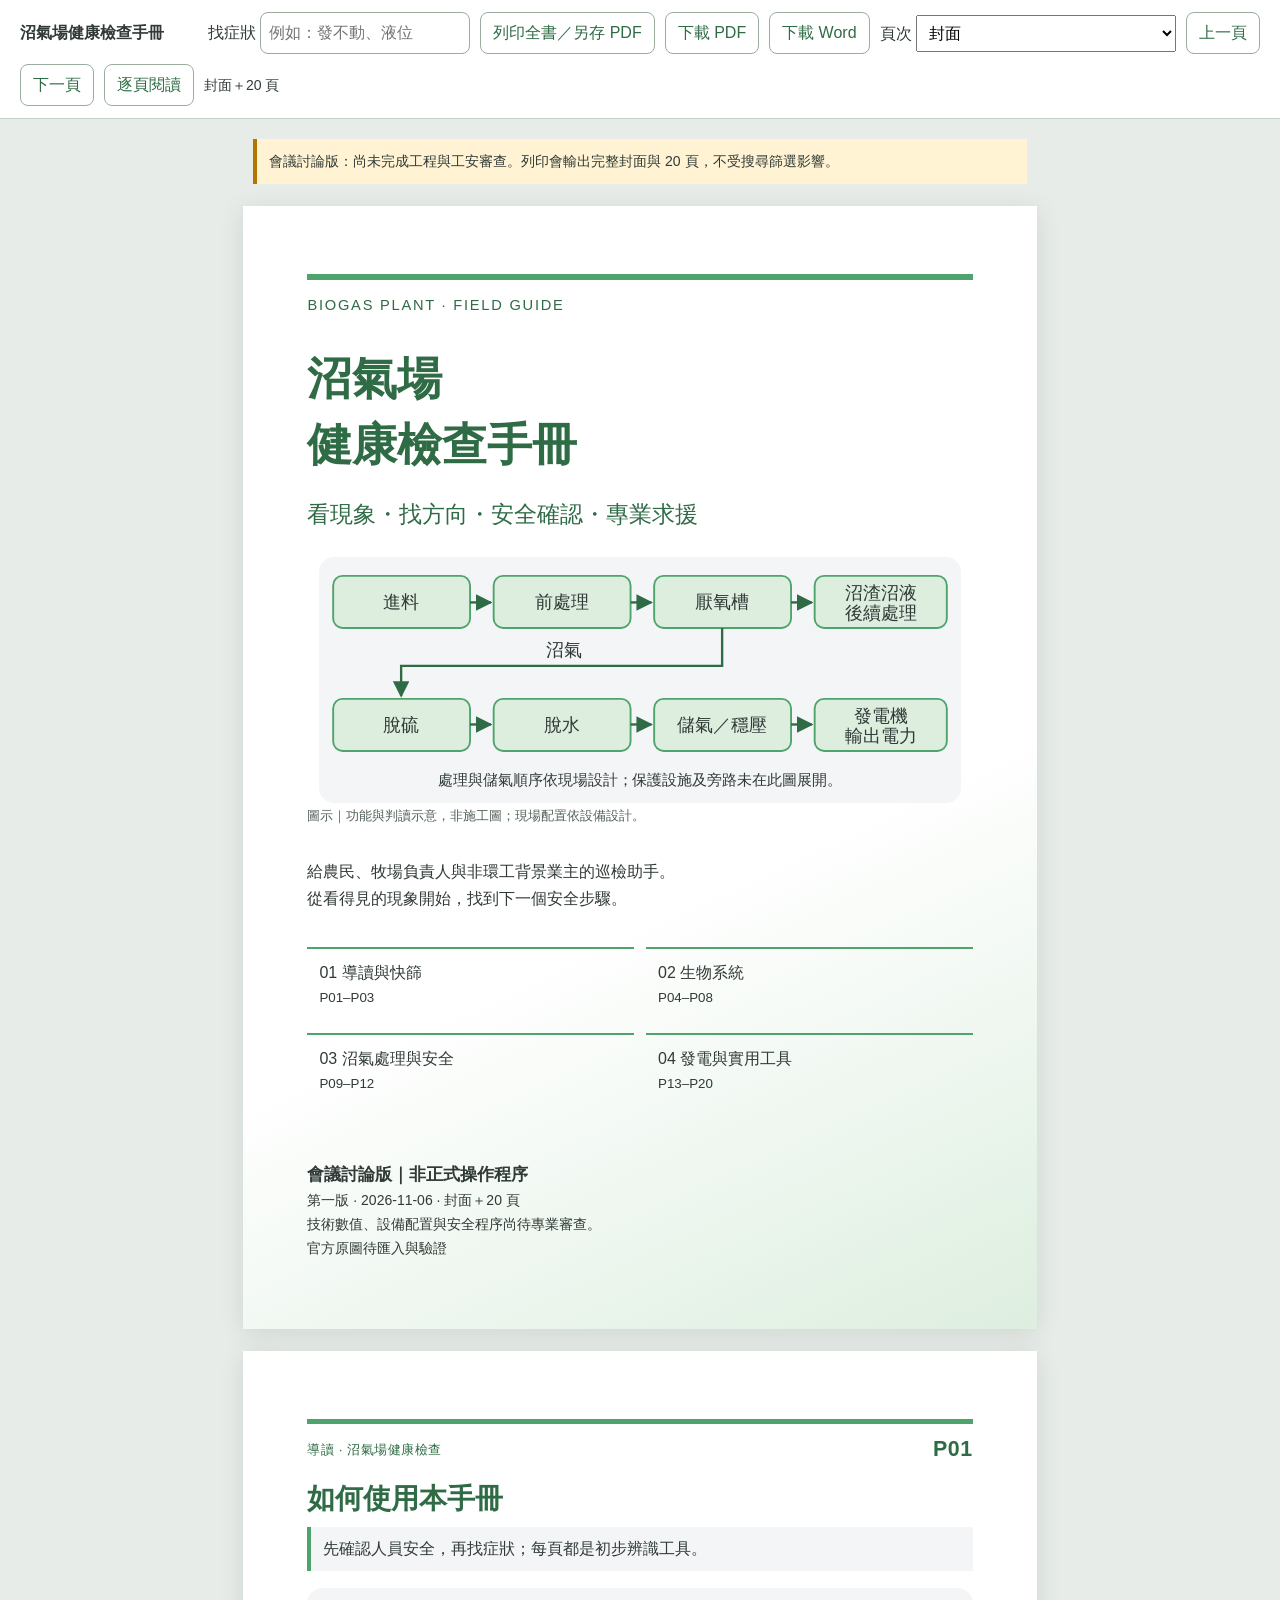
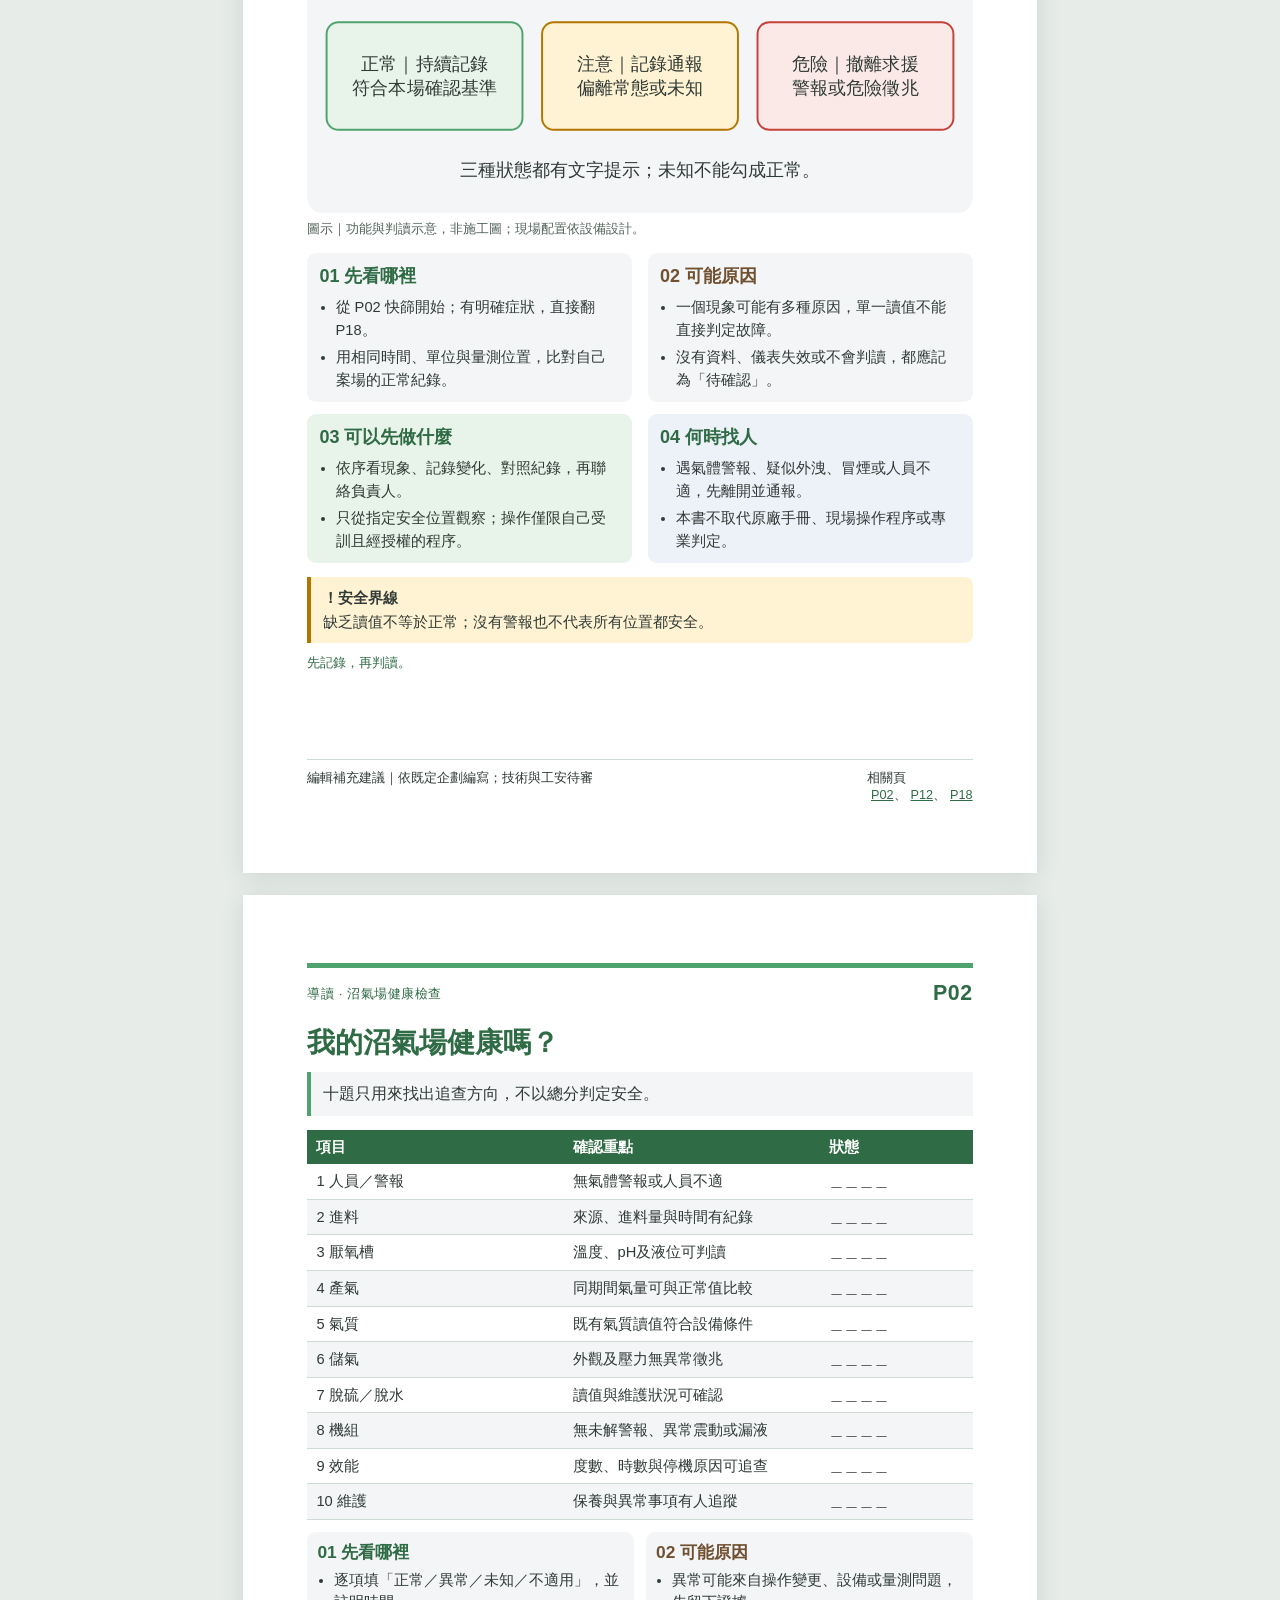
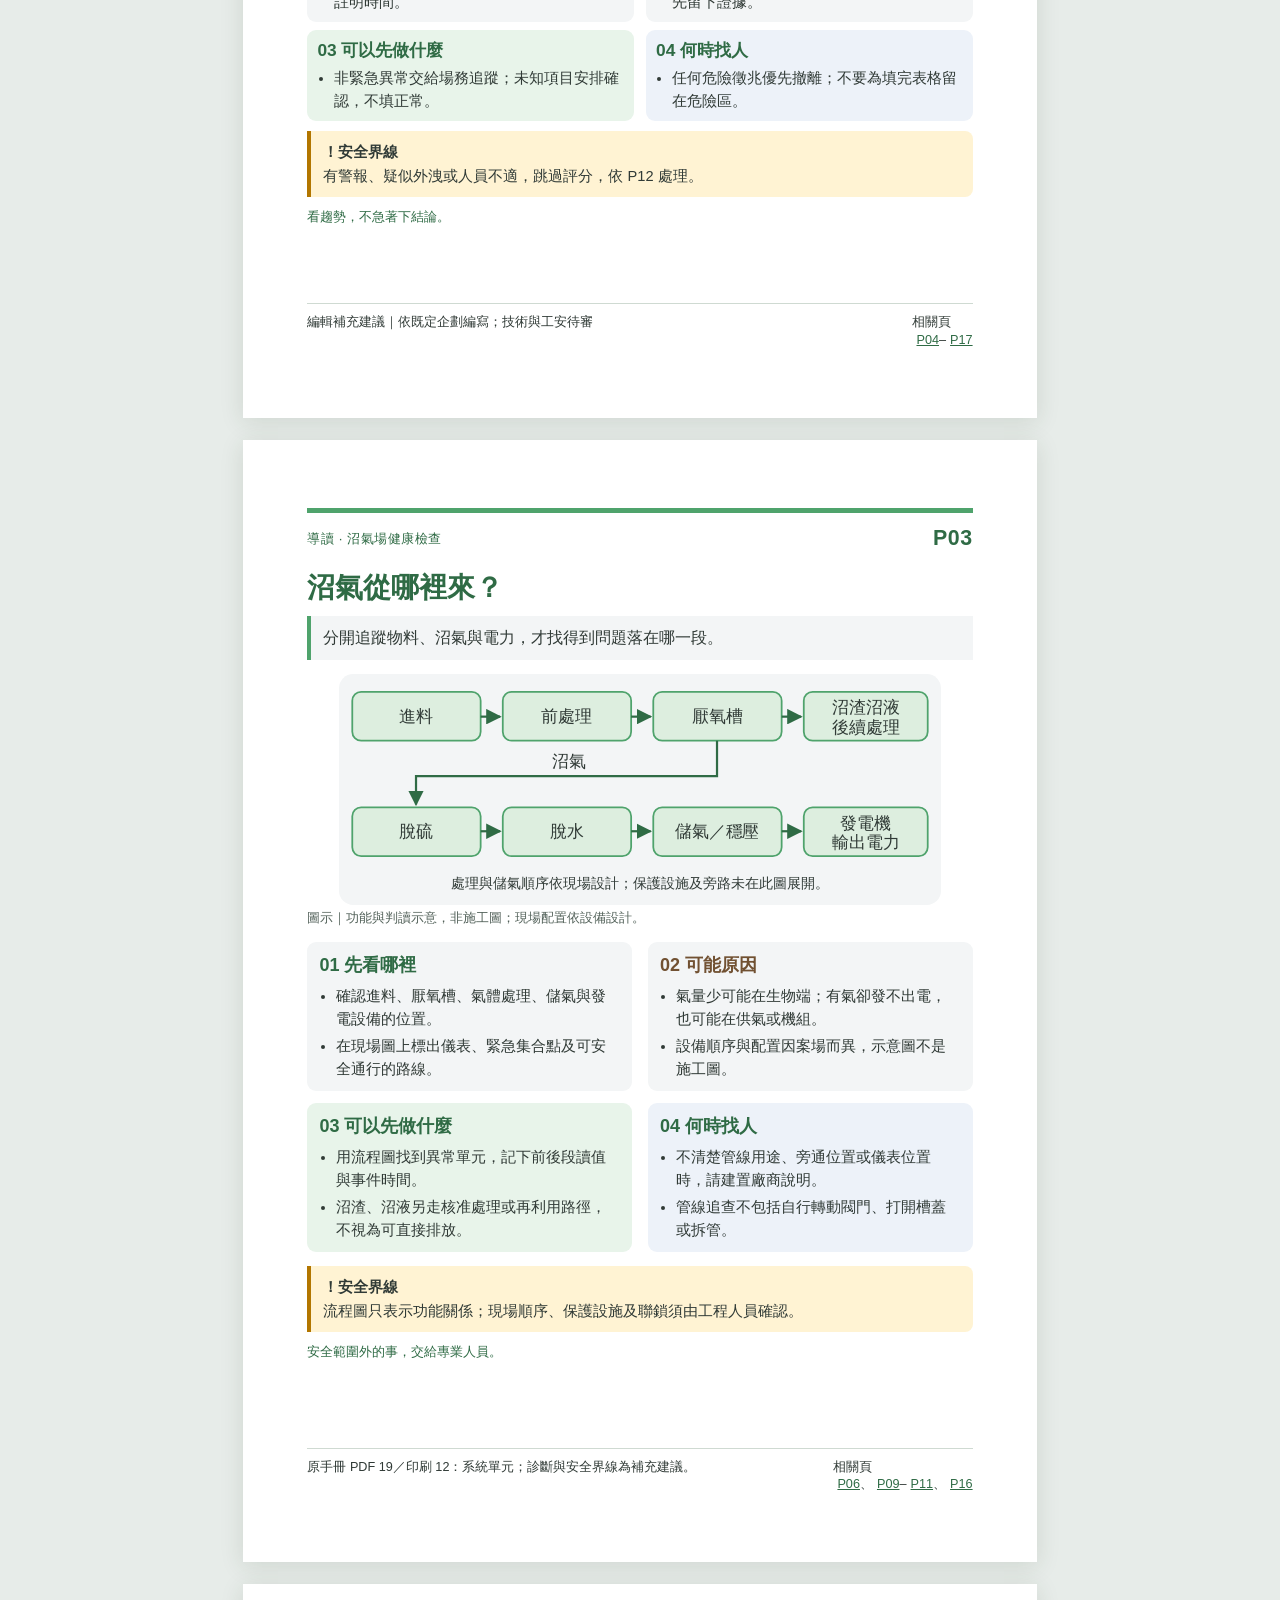
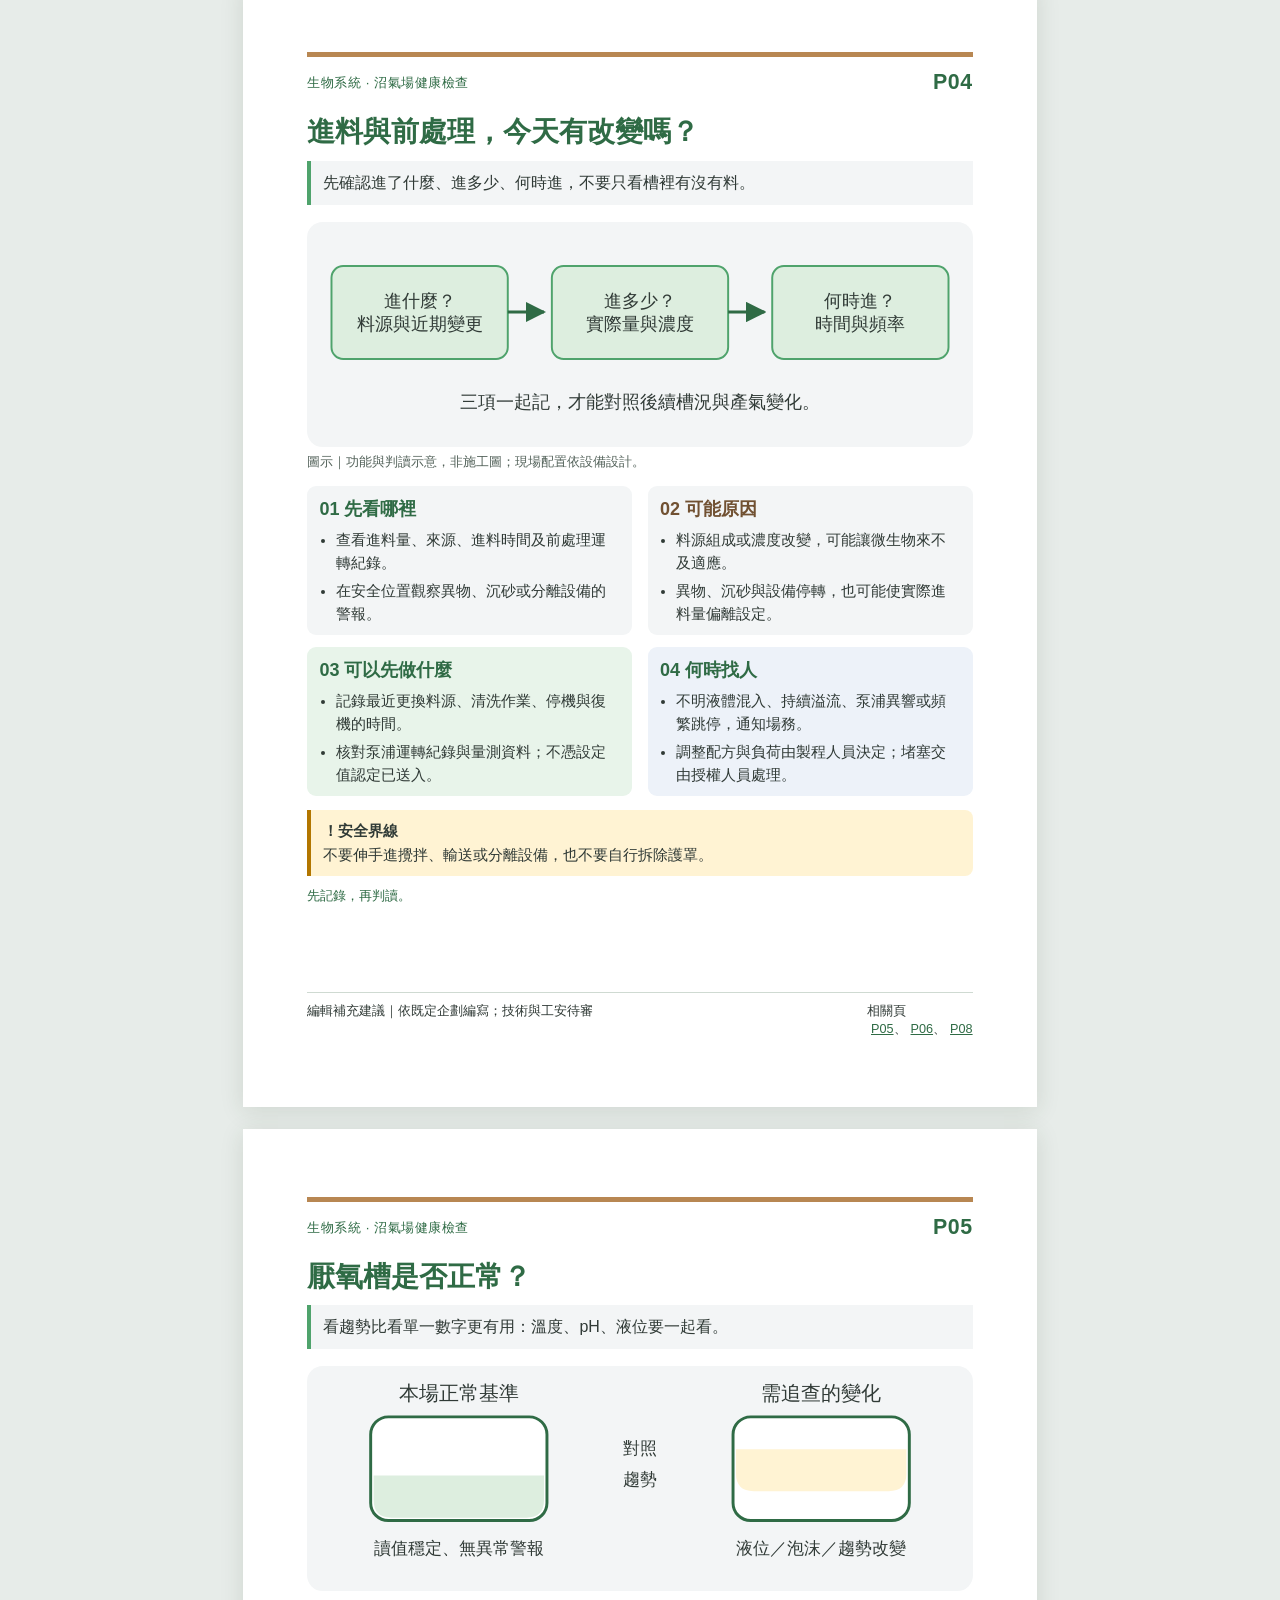
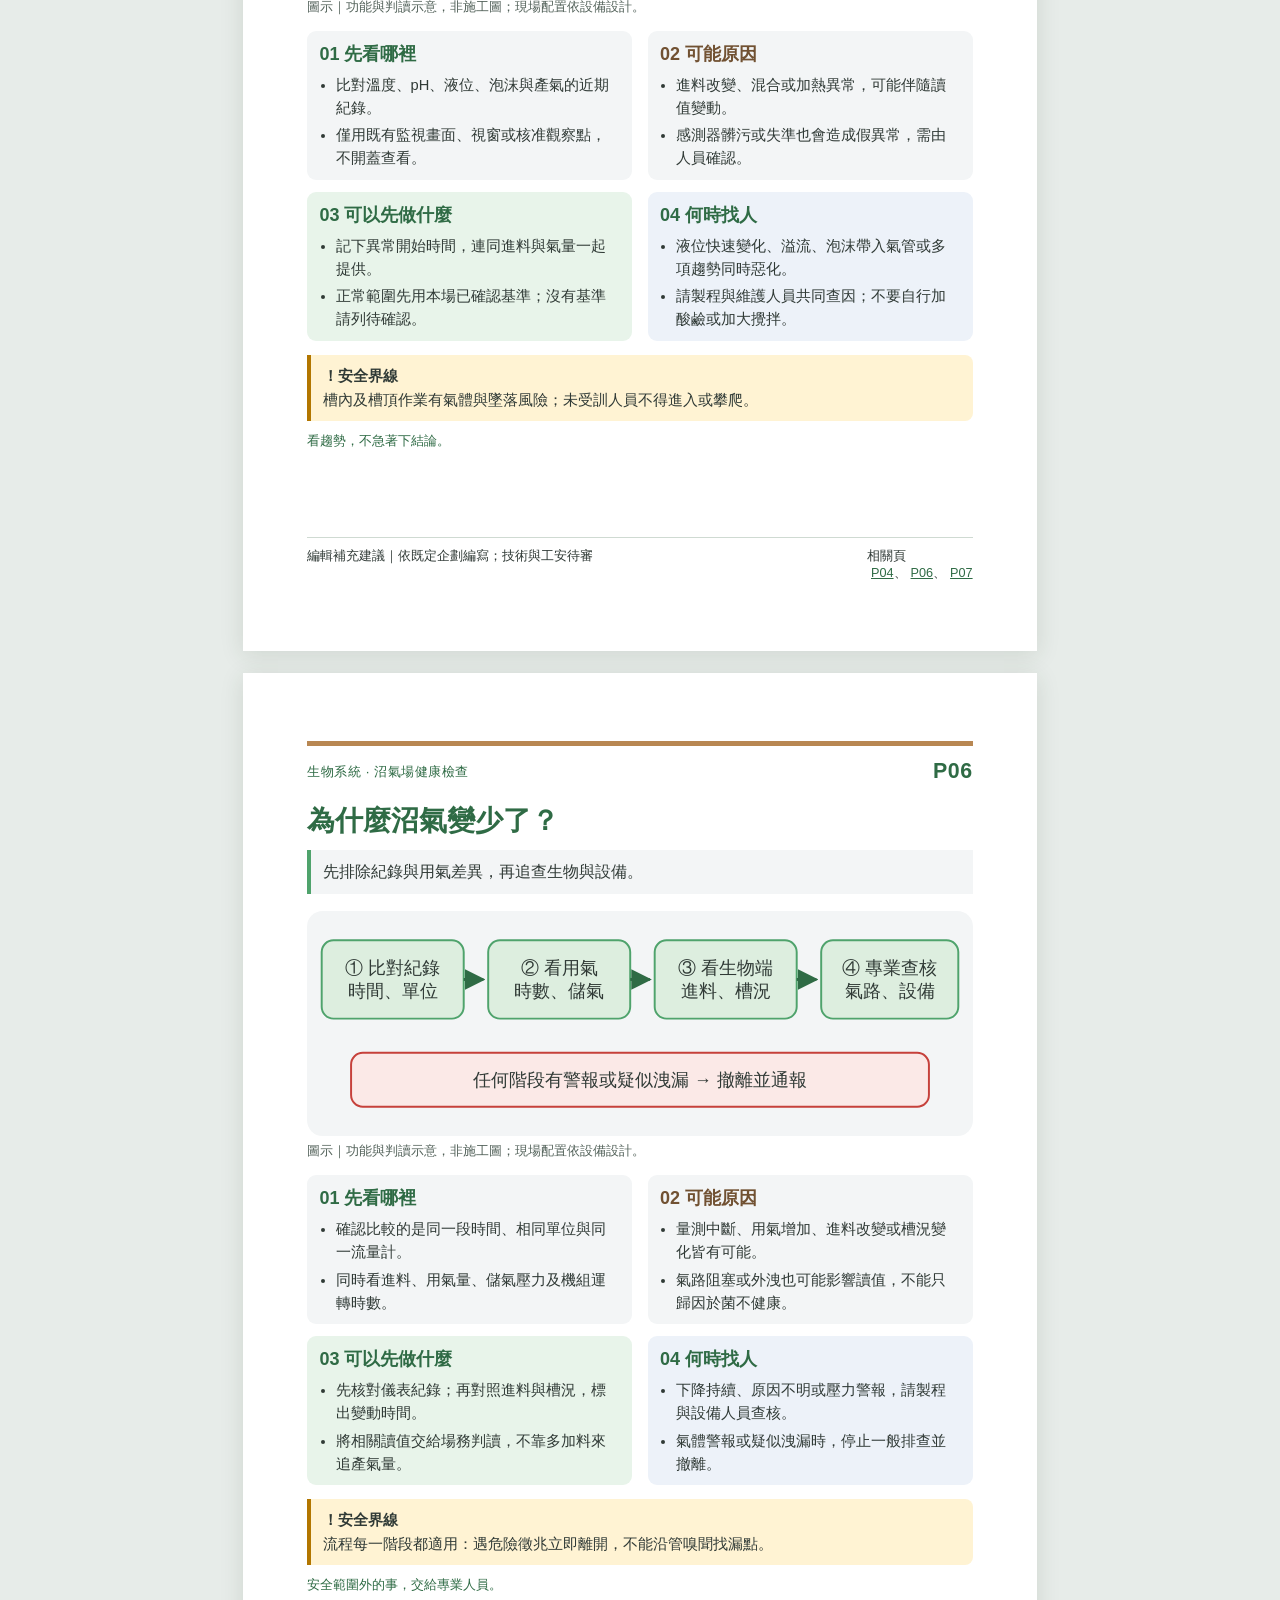
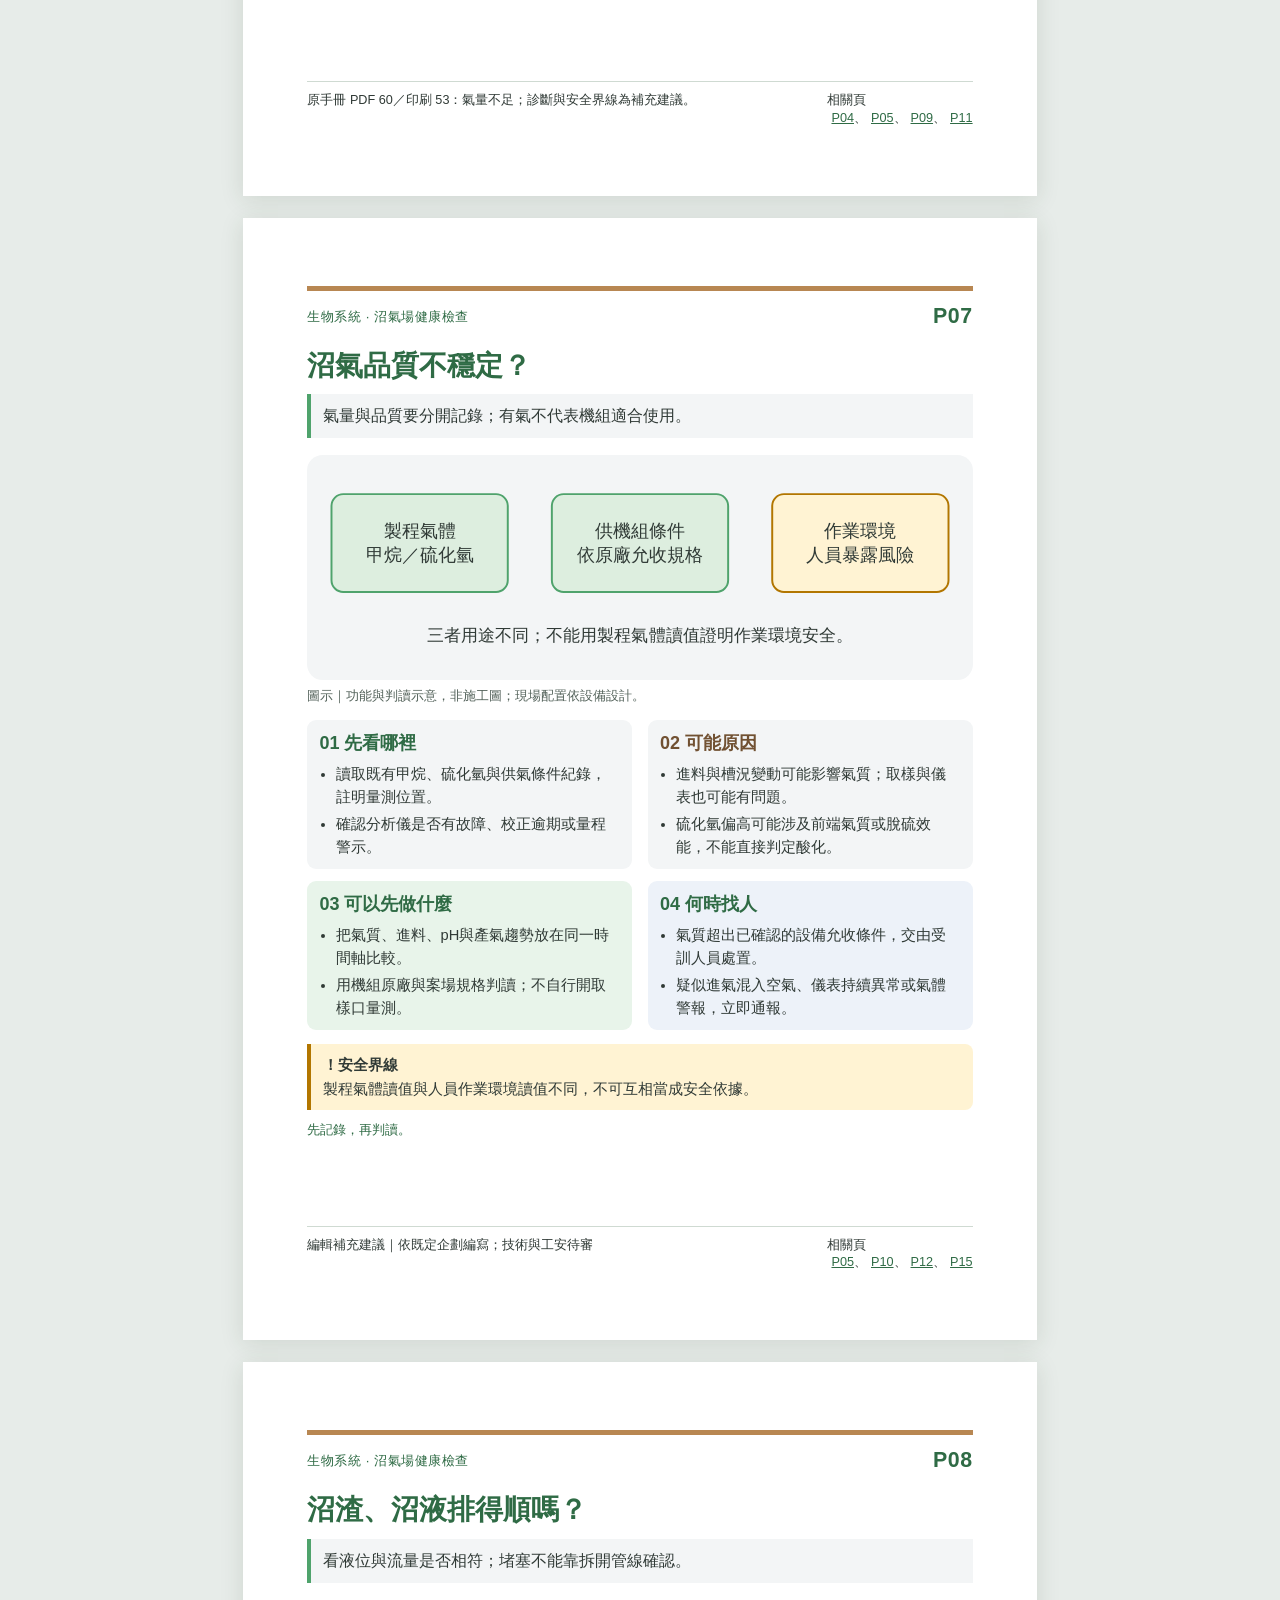
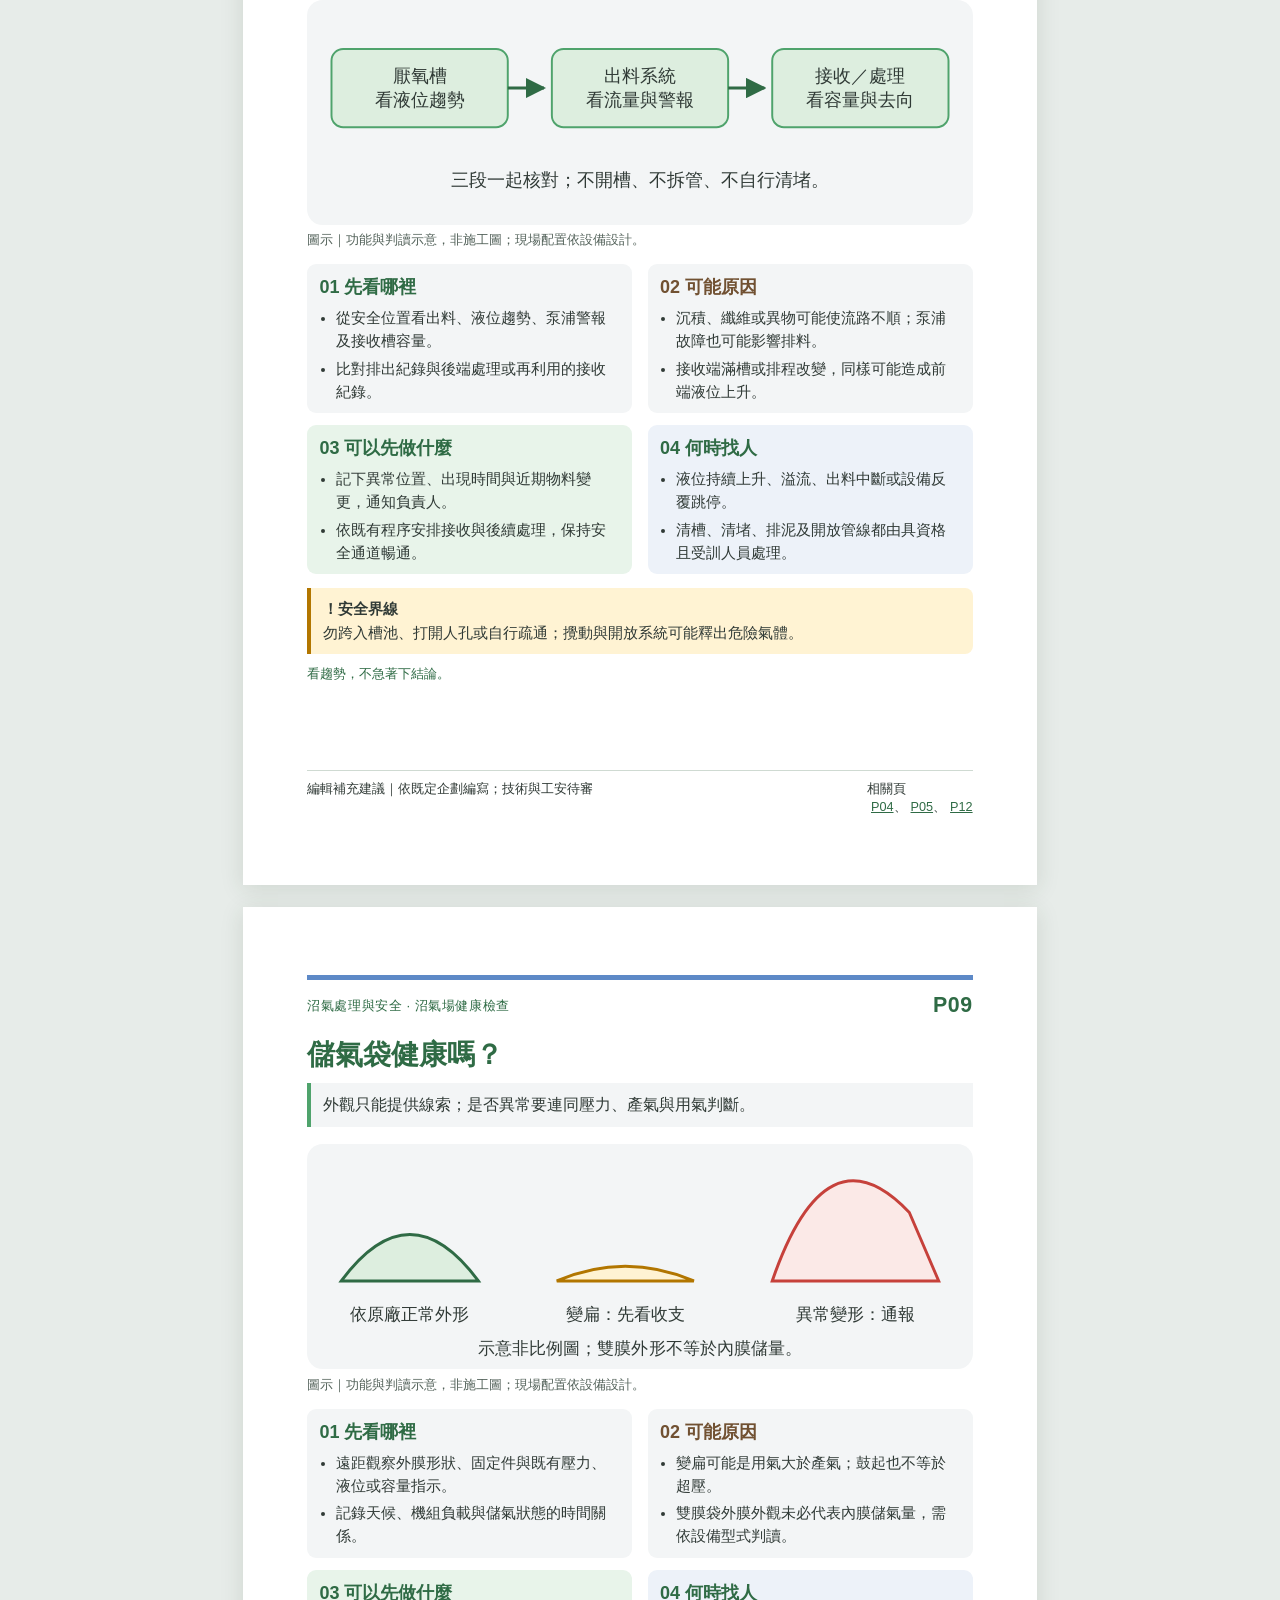
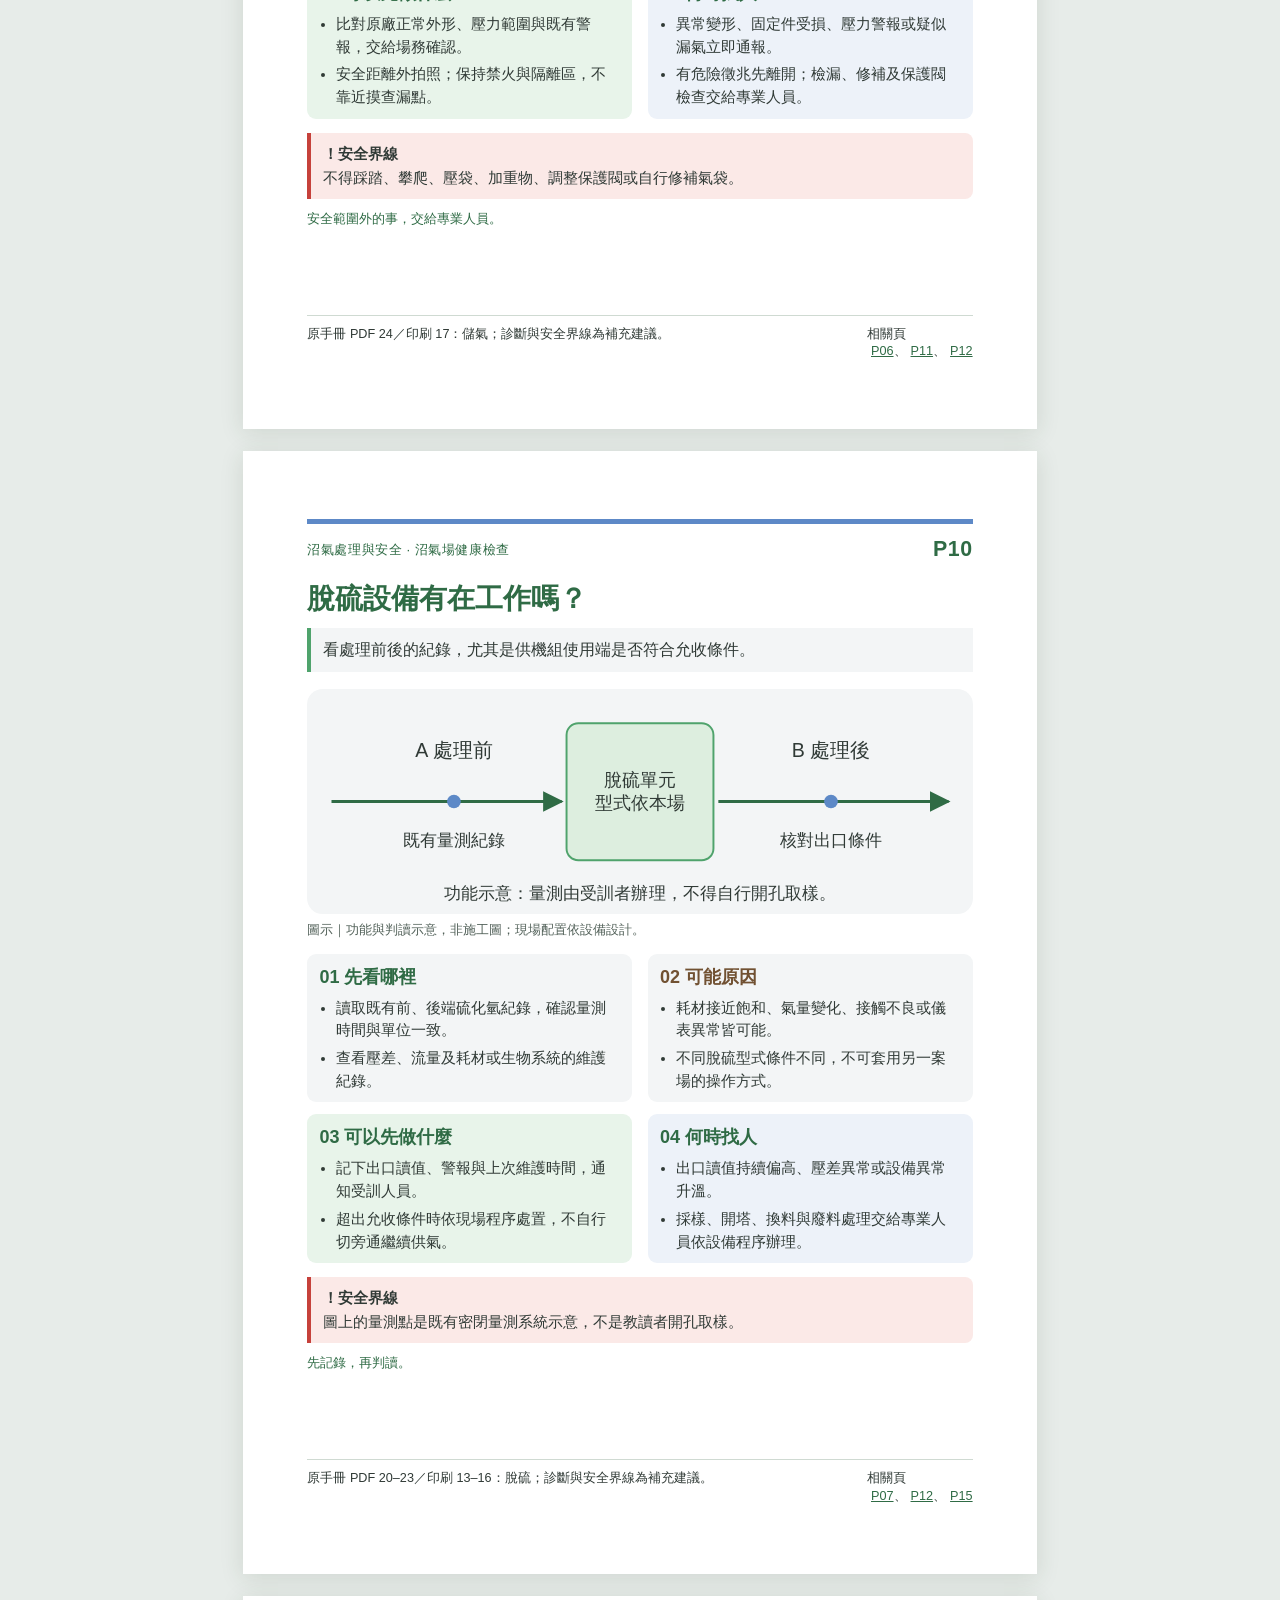
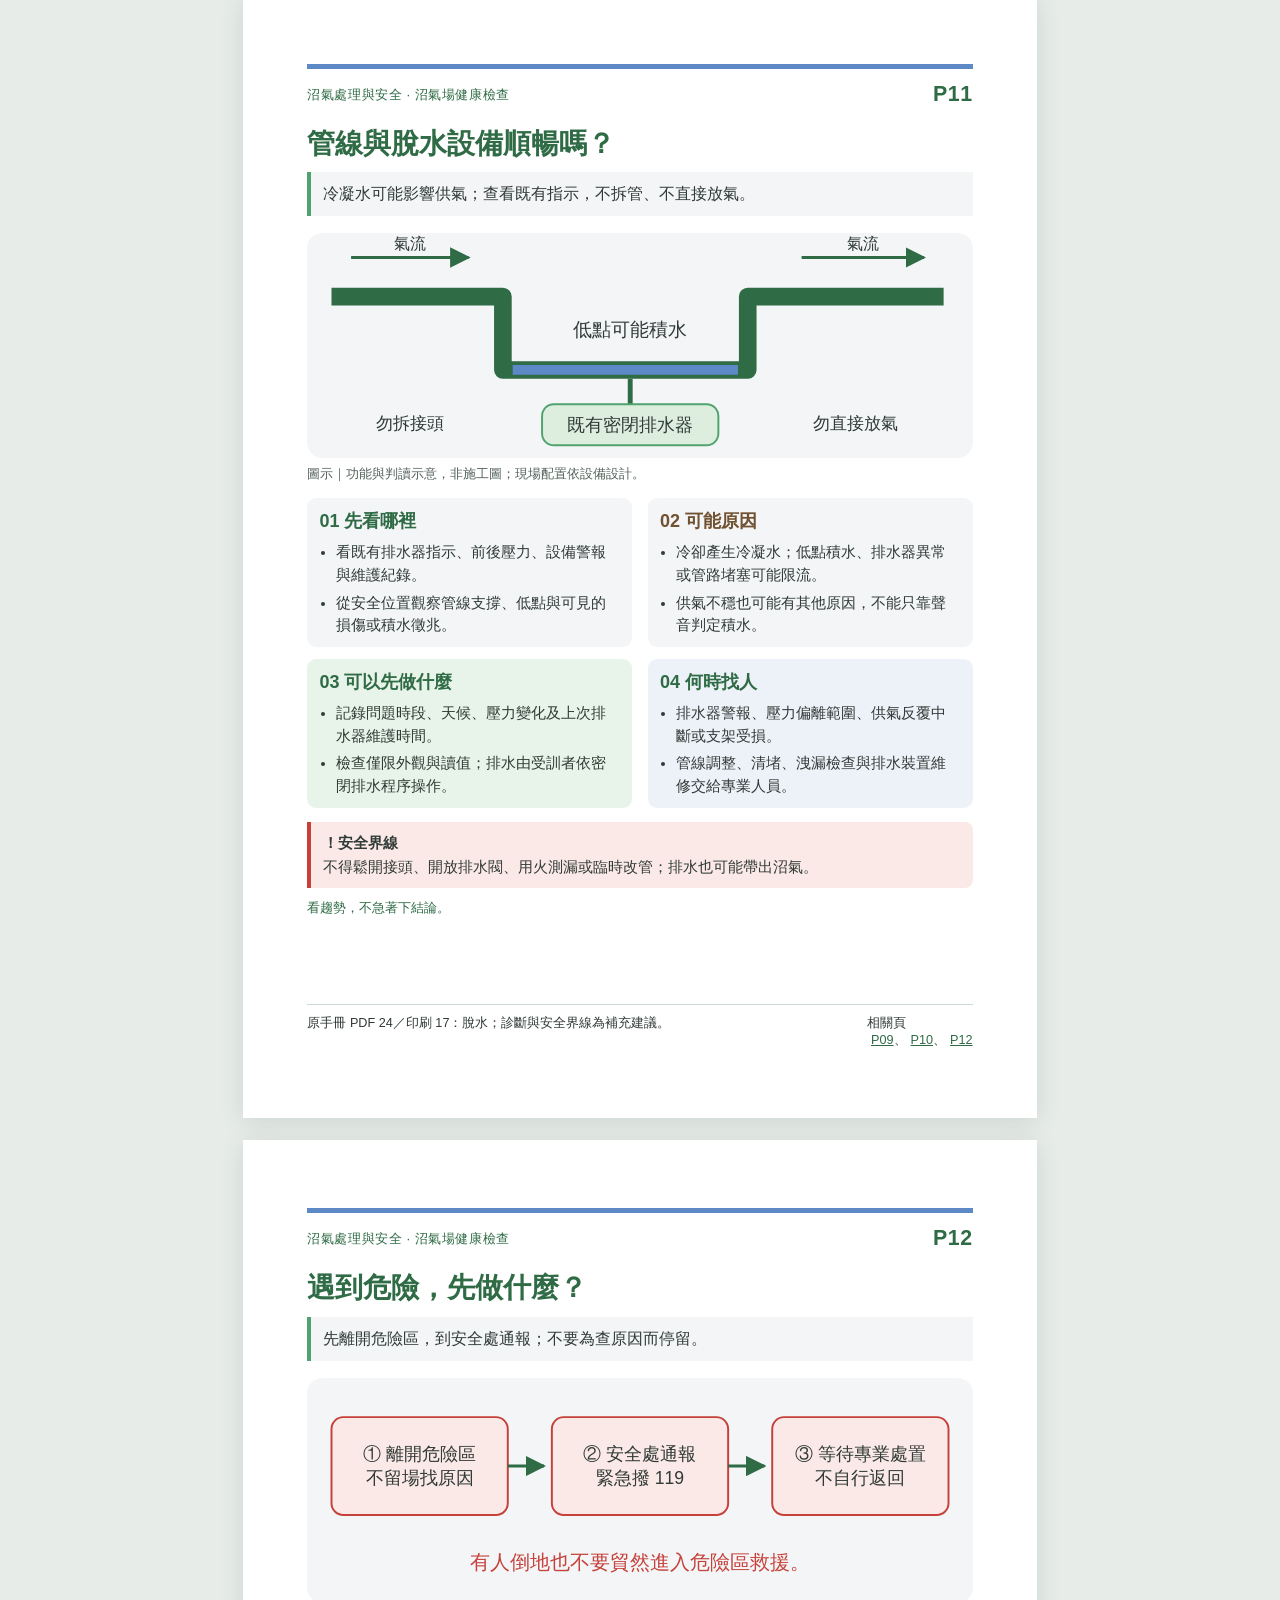
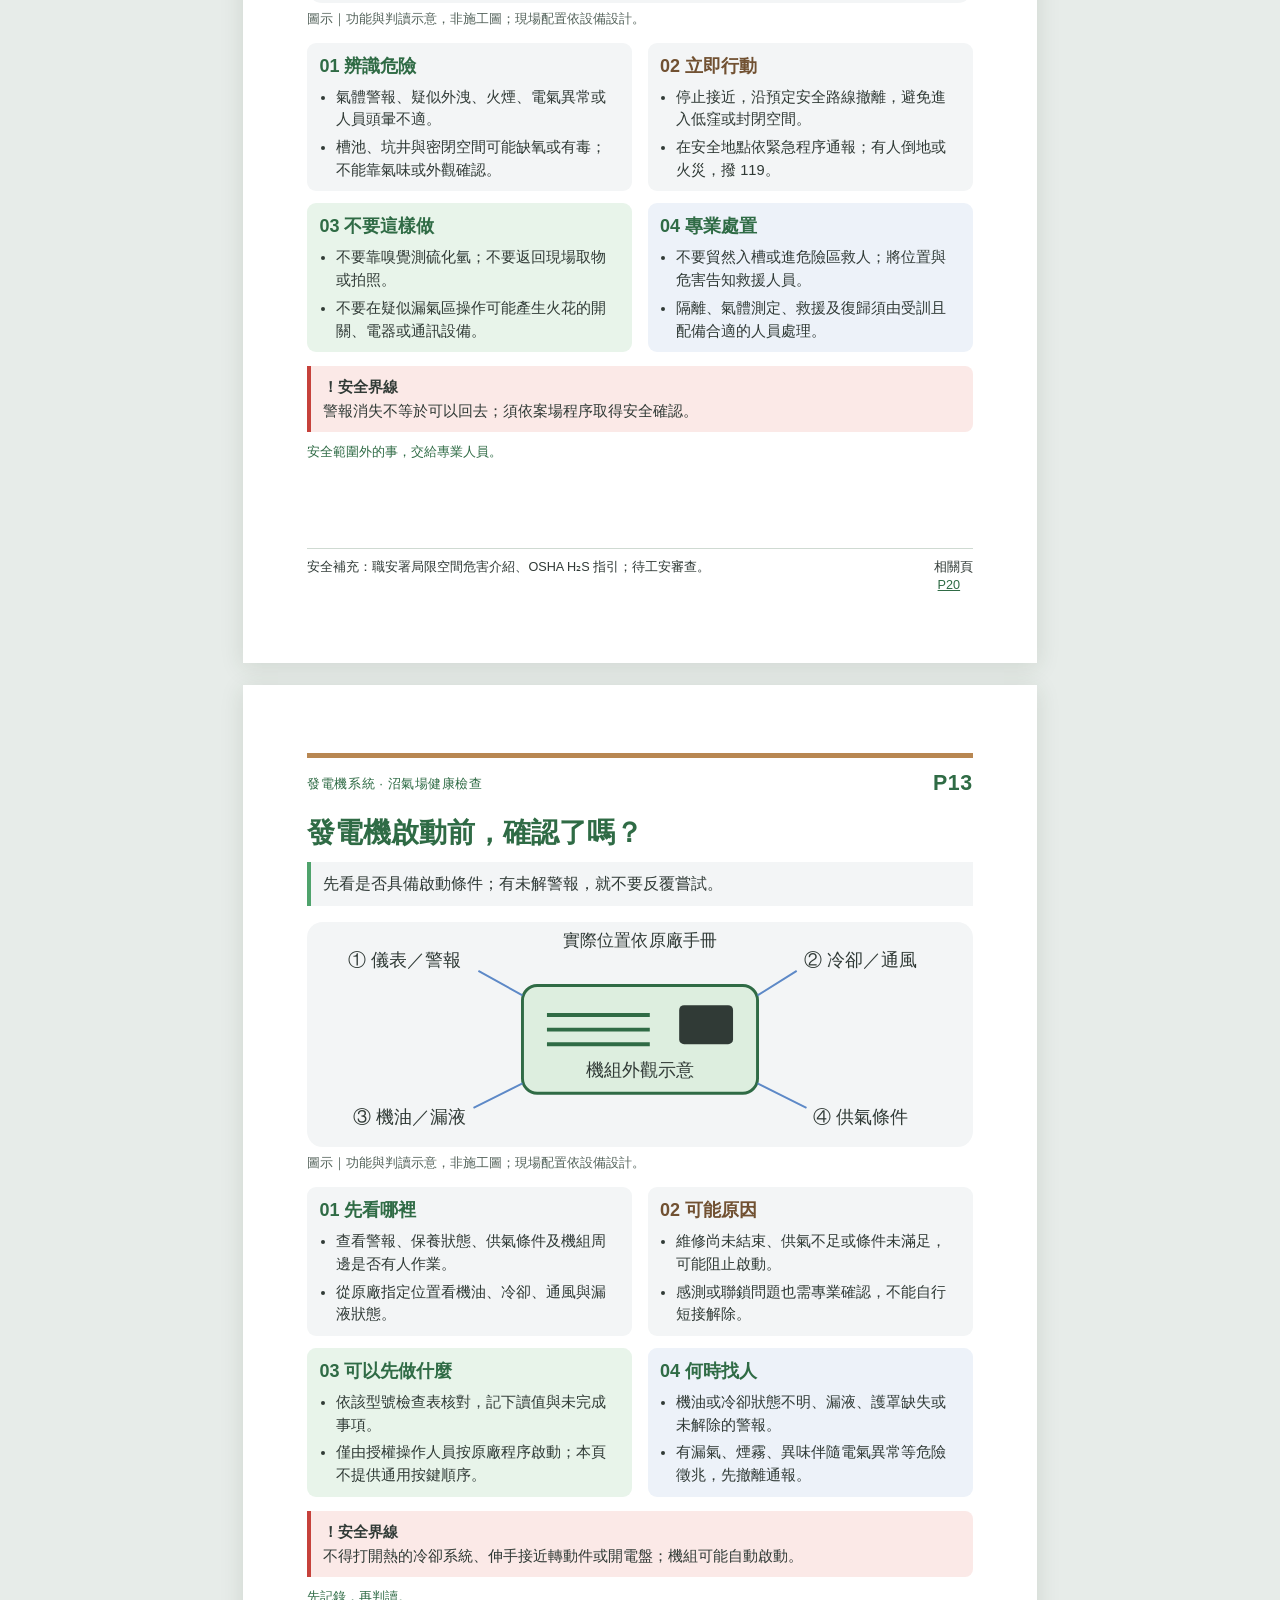
<file: web/index.html>
<!doctype html><html lang="zh-Hant"><head><meta charset="utf-8"><meta name="viewport" content="width=device-width,initial-scale=1"><title>沼氣場健康檢查手冊｜會議討論版</title><meta name="description" content="封面與20頁沼氣場巡檢手冊，提供安全觀察、症狀查閱及列印。"><link rel="stylesheet" href="style.css"></head><body><header class="toolbar"><strong>沼氣場健康檢查手冊</strong><label>找症狀 <input id="search" type="search" placeholder="例如：發不動、液位" aria-label="搜尋全書"></label><button id="print">列印全書／另存 PDF</button><a class="download" href="downloads/Biogas-Plant-Health-Check-v1.pdf" download>下載 PDF</a><a class="download" href="downloads/Biogas-Plant-Health-Check-v1.docx" download>下載 Word</a><label>頁次 <select id="jump" aria-label="選擇頁次"></select></label><button id="prev" aria-label="上一頁">上一頁</button><button id="next" aria-label="下一頁">下一頁</button><button id="mode" aria-pressed="false">逐頁閱讀</button><span id="results" role="status" aria-live="polite">封面＋20 頁</span></header><div class="intro"><p class="status">會議討論版：尚未完成工程與工安審查。列印會輸出完整封面與 20 頁，不受搜尋篩選影響。</p></div><p id="loading" class="intro">正在載入手冊…</p><p id="empty">沒有符合的頁面，請更換關鍵字。</p><main id="book"></main><section class="endnote"><strong>來源與版本</strong><p>主題參考 109 年《沼氣再利用（發電）推廣與沼氣發電機操作手冊》。新增診斷、表單與保守安全界線為編輯補充建議；原始圖片尚待匯入核對。</p><p><a href="../docs/source-map.md">來源對照</a> · <a href="../docs/review-checklist.md">待審查清單</a> · <a href="../README.md">使用說明</a></p></section><script src="app.js"></script></body></html>
</file>
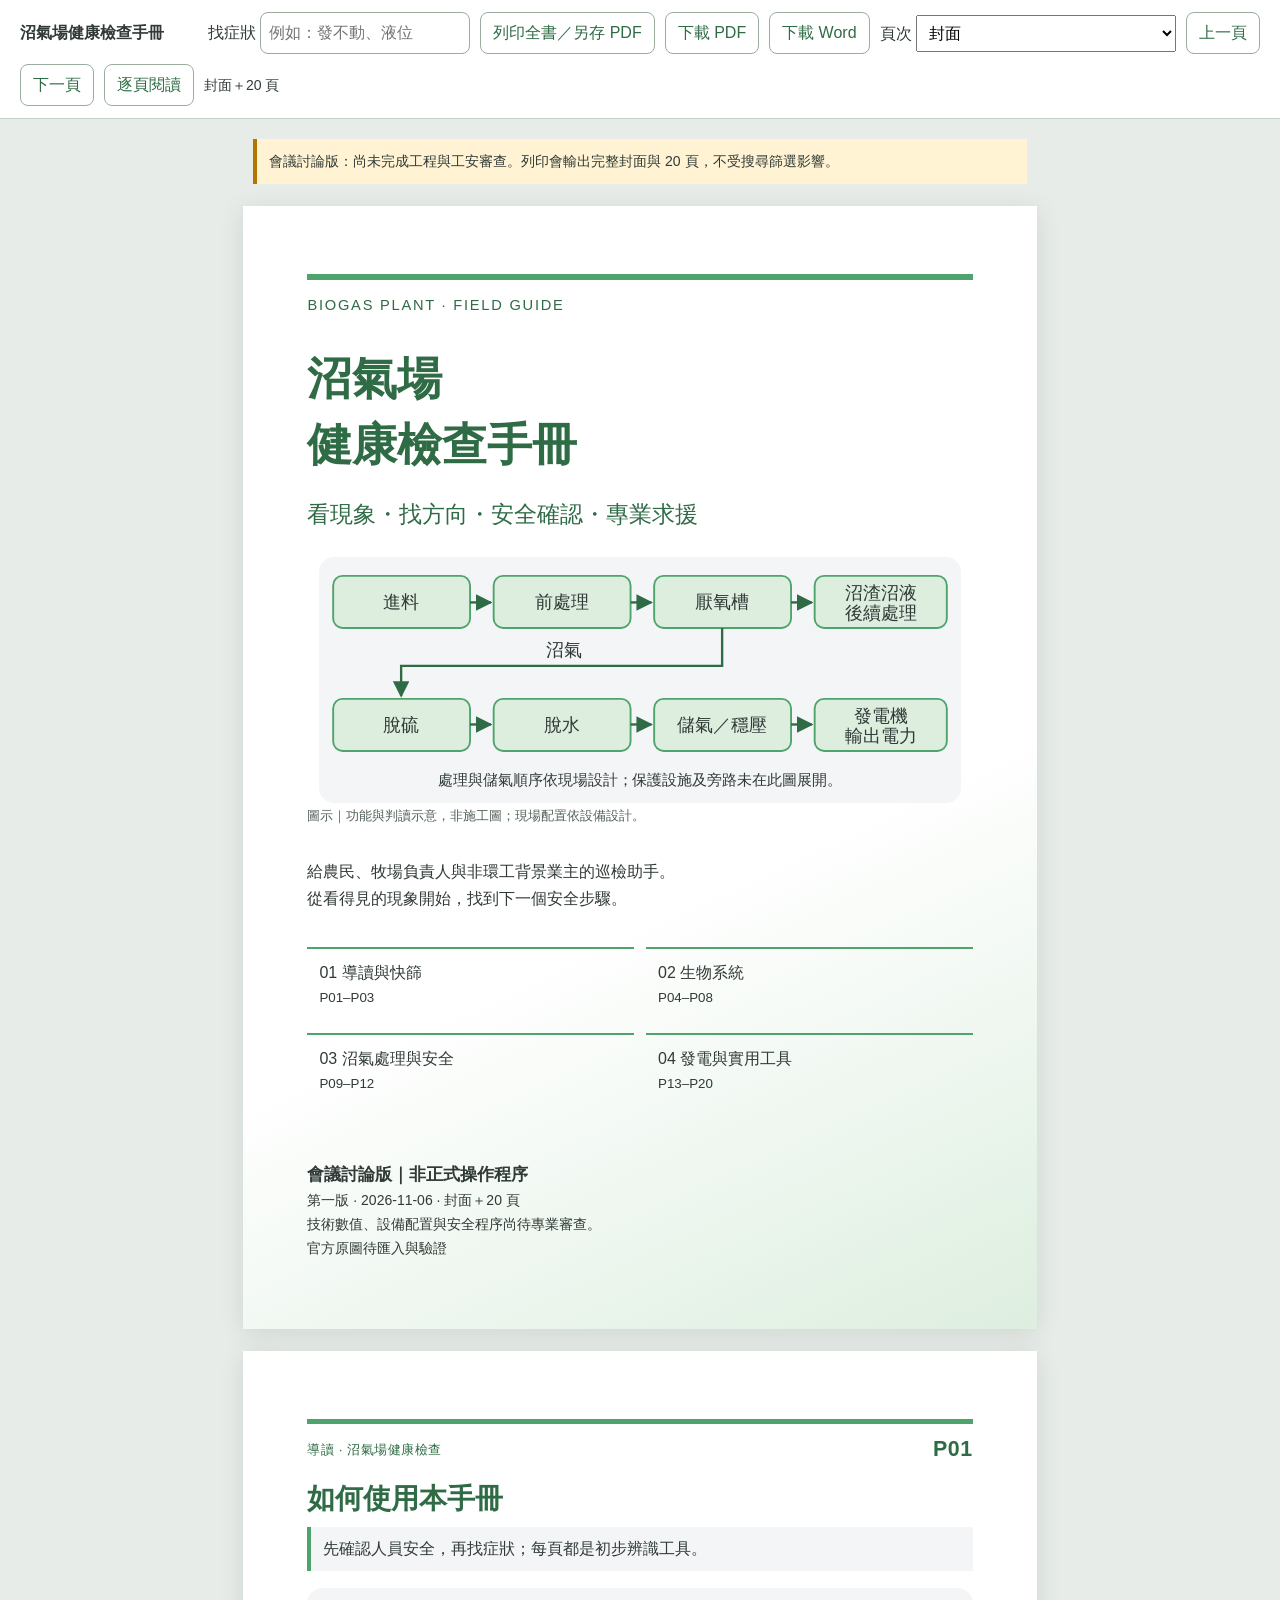
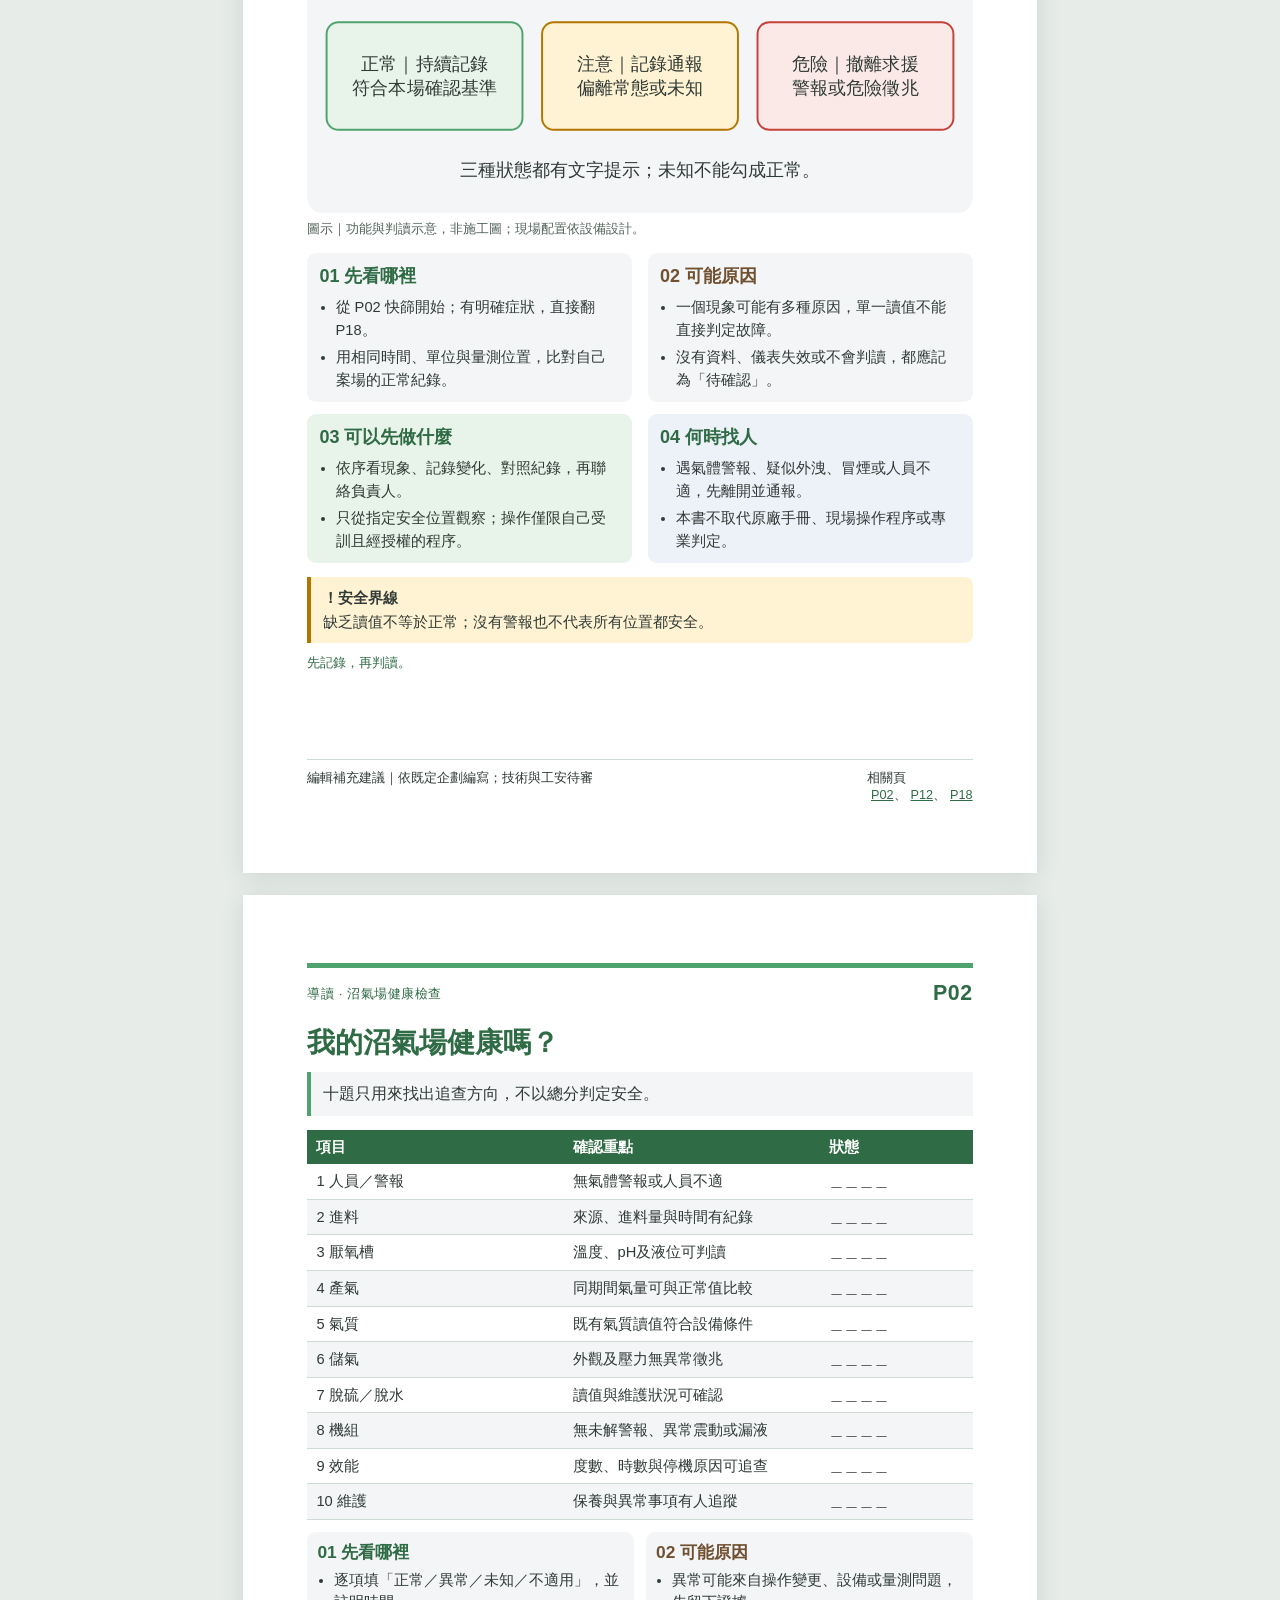
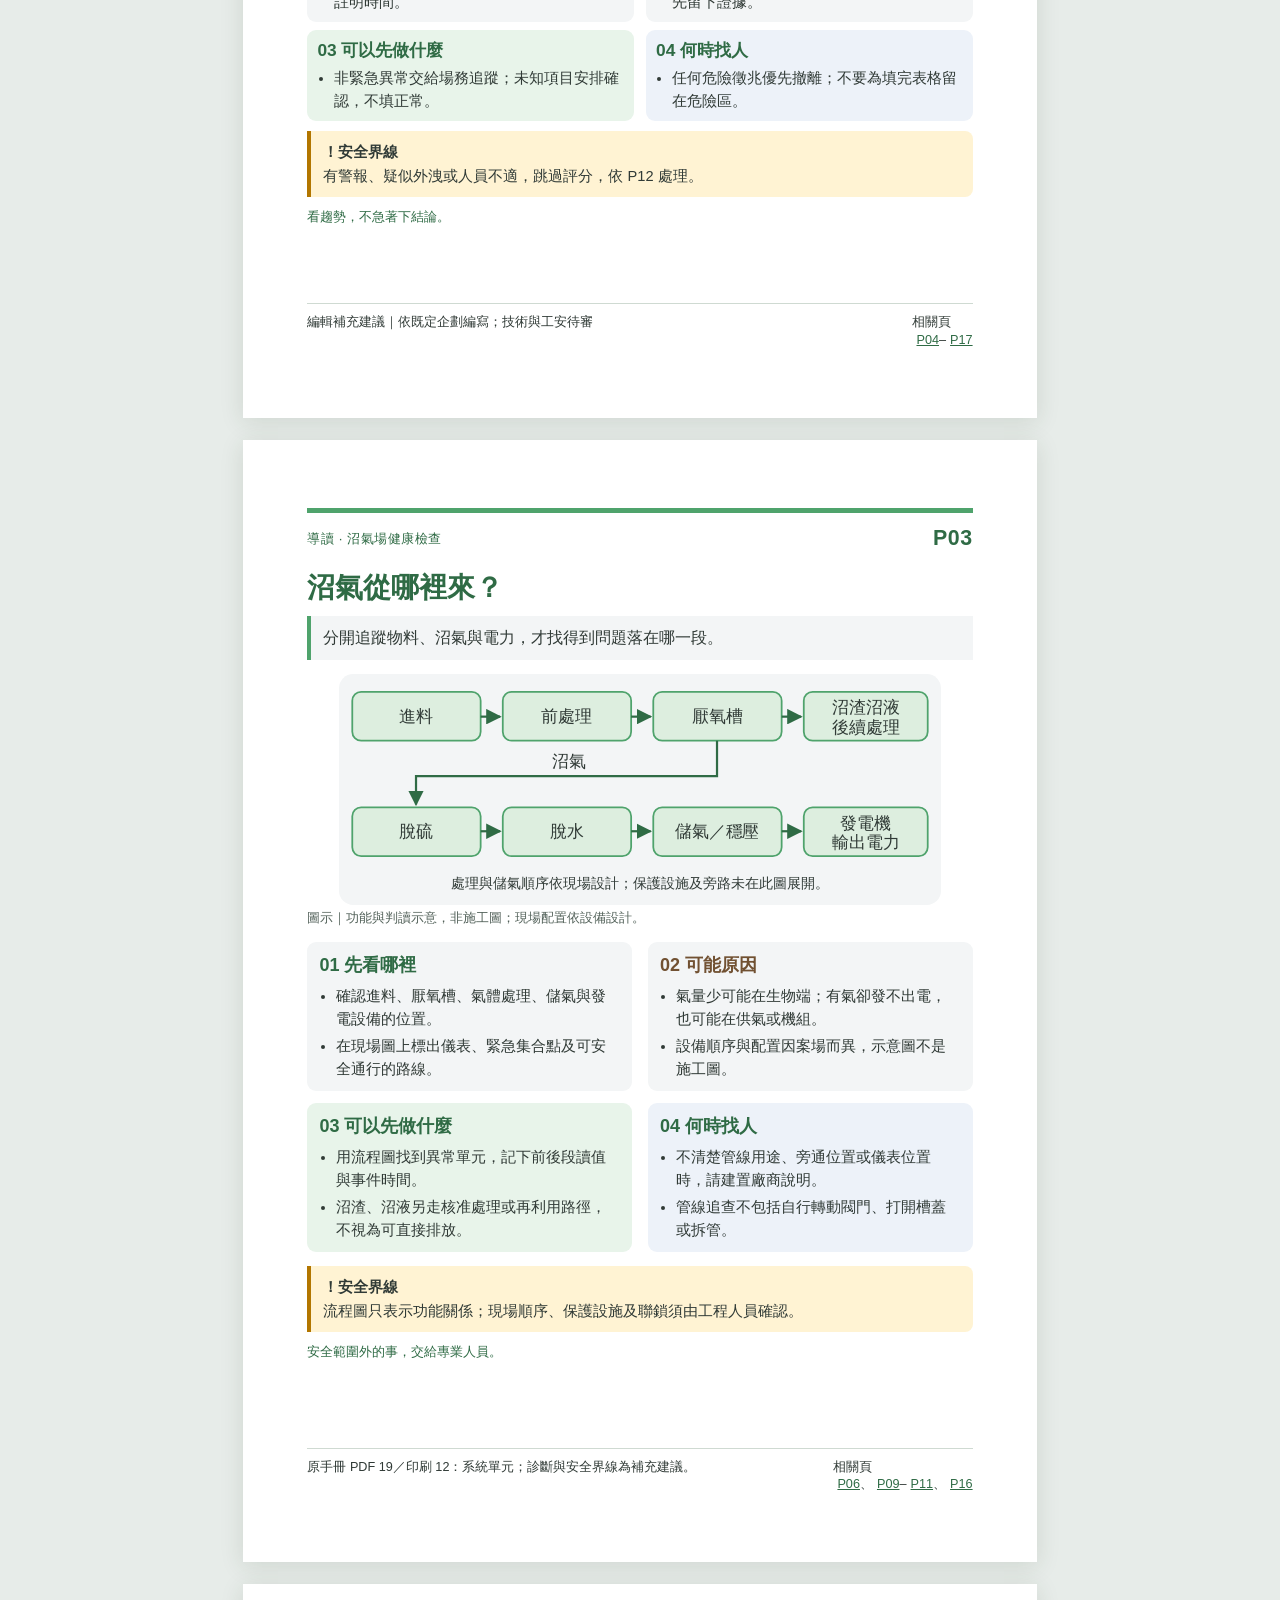
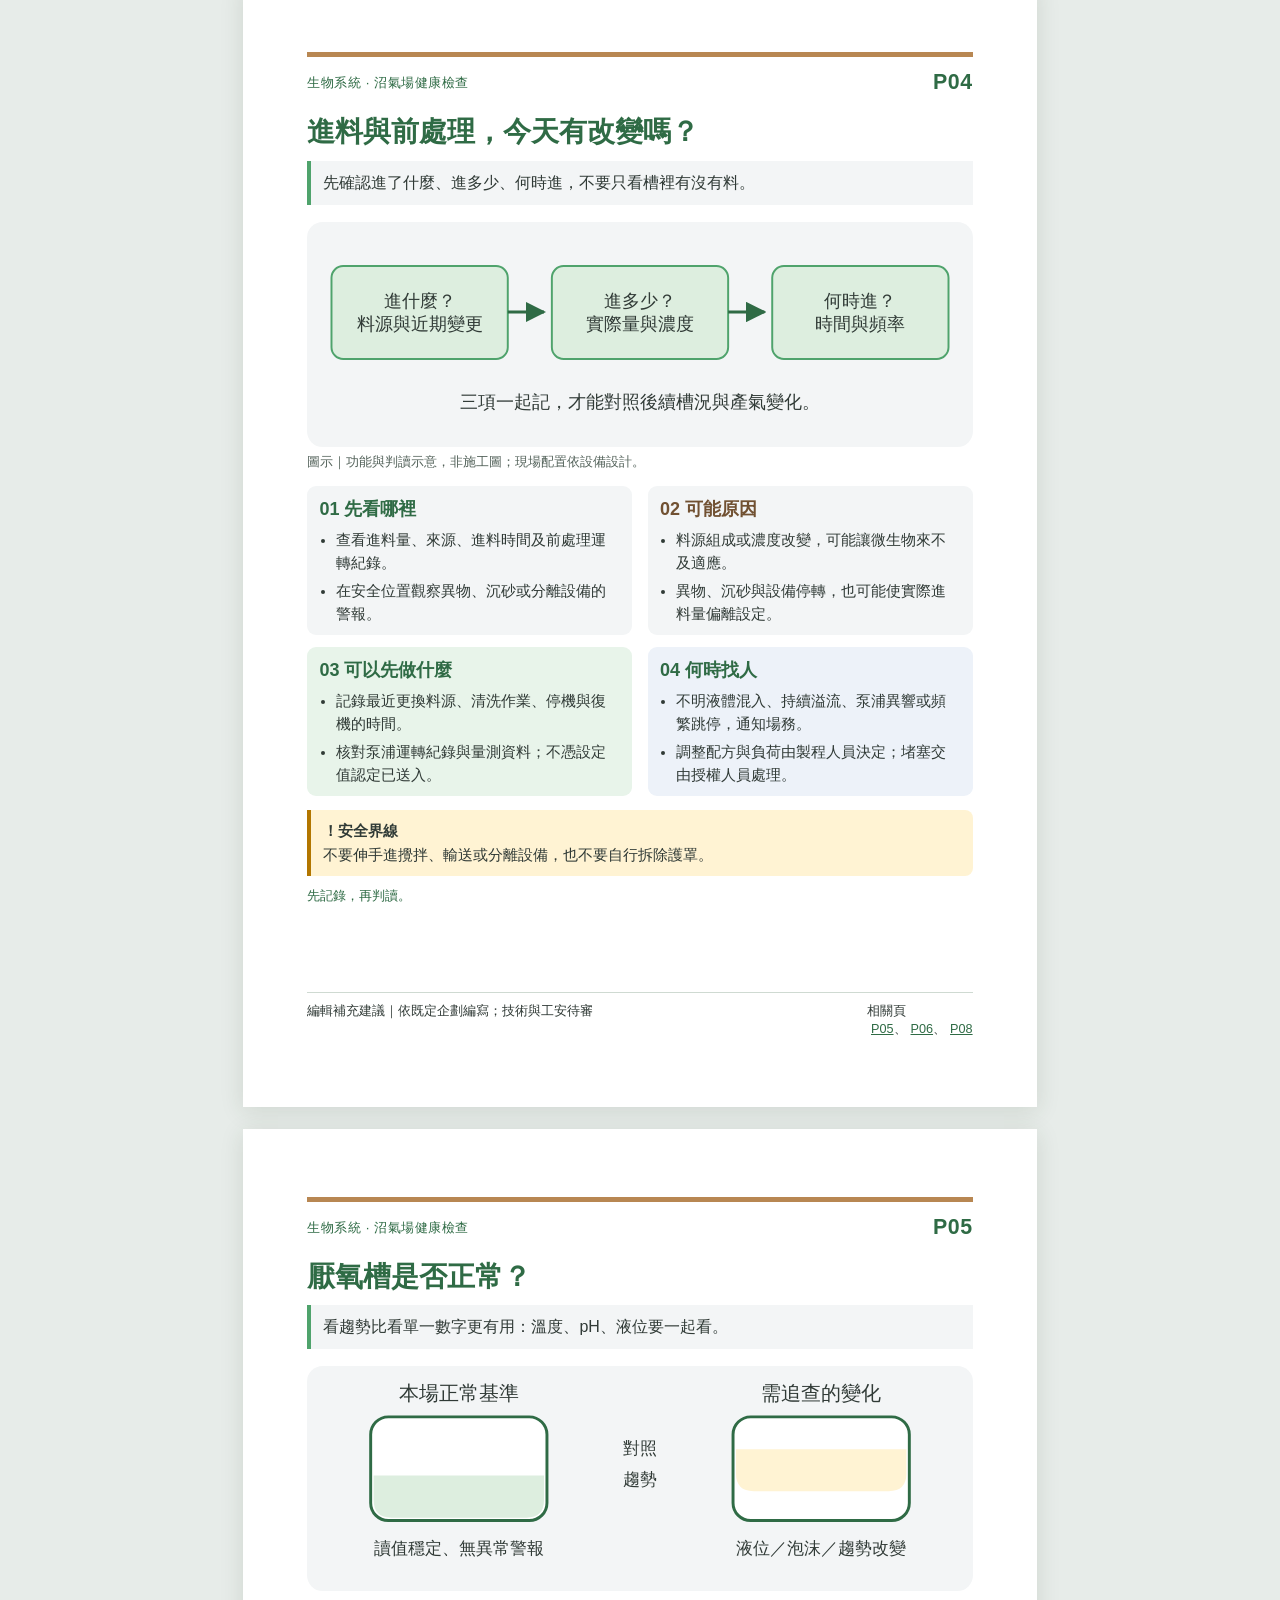
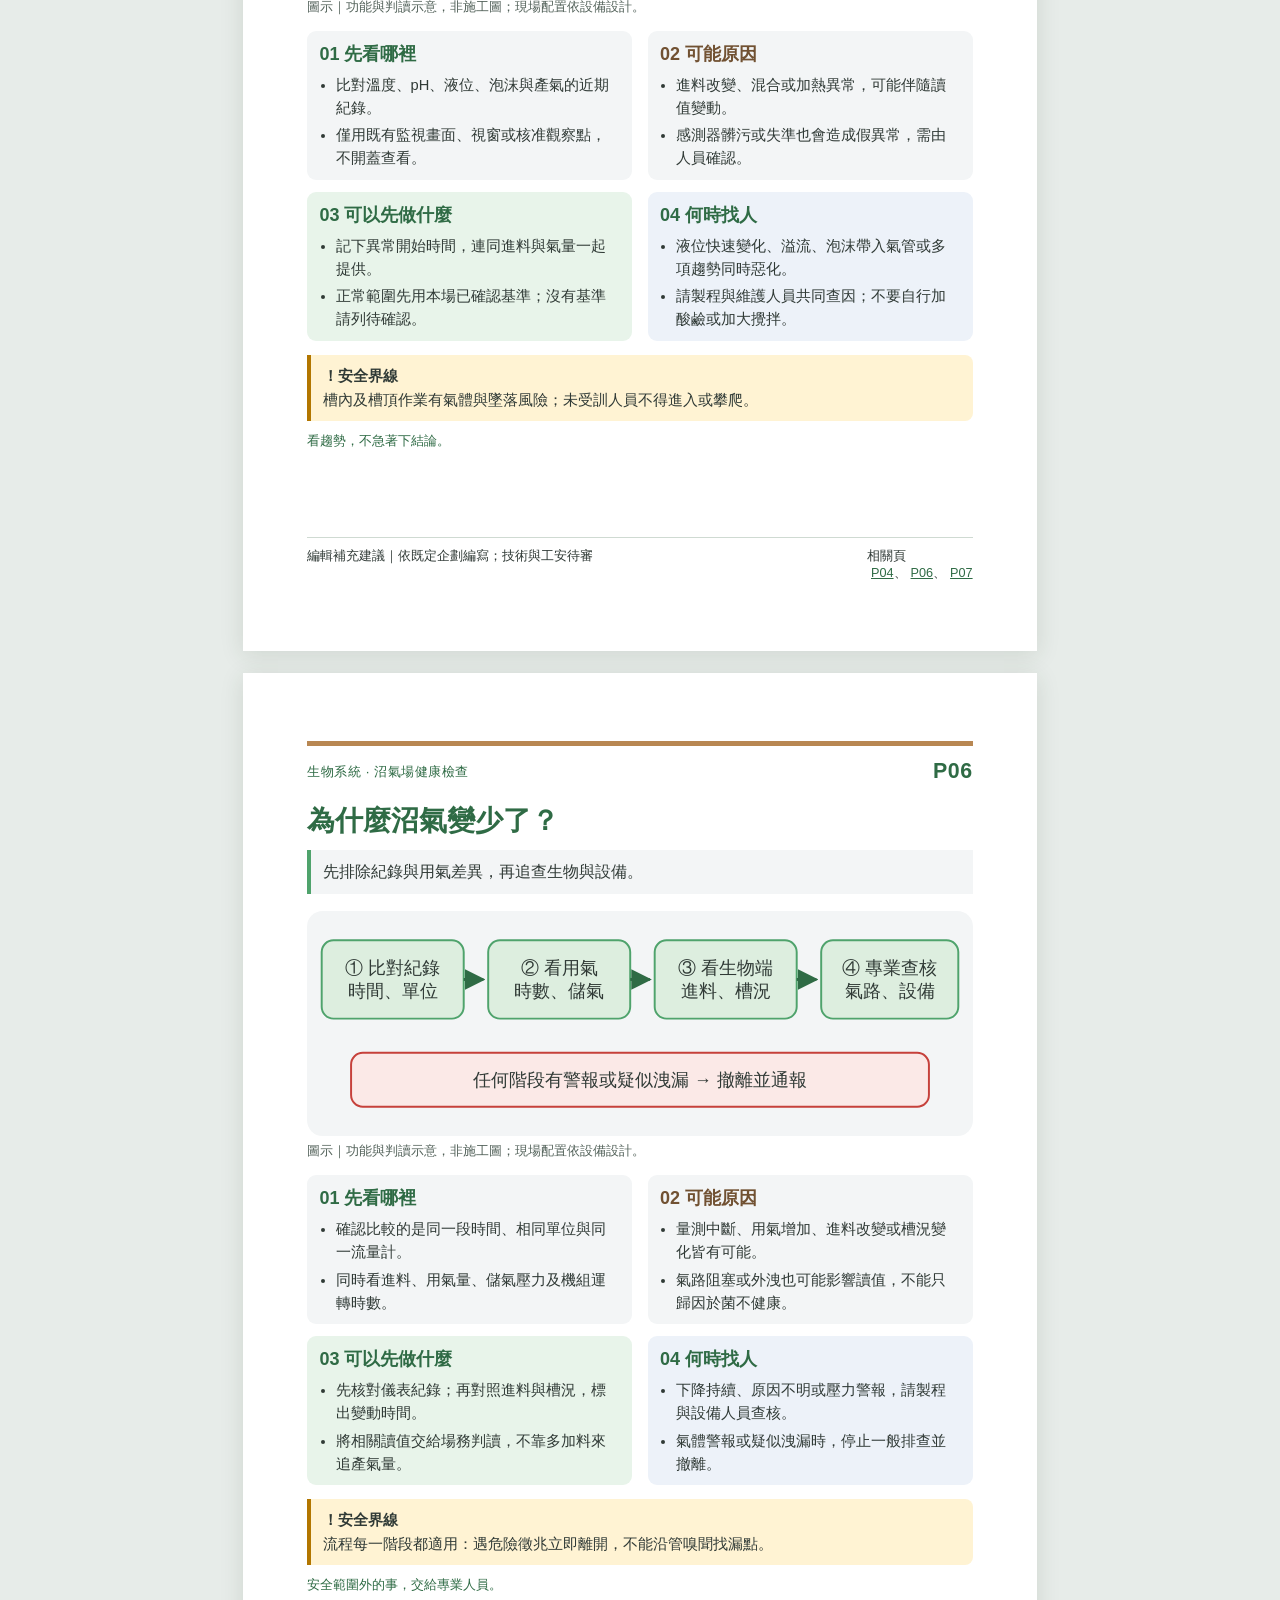
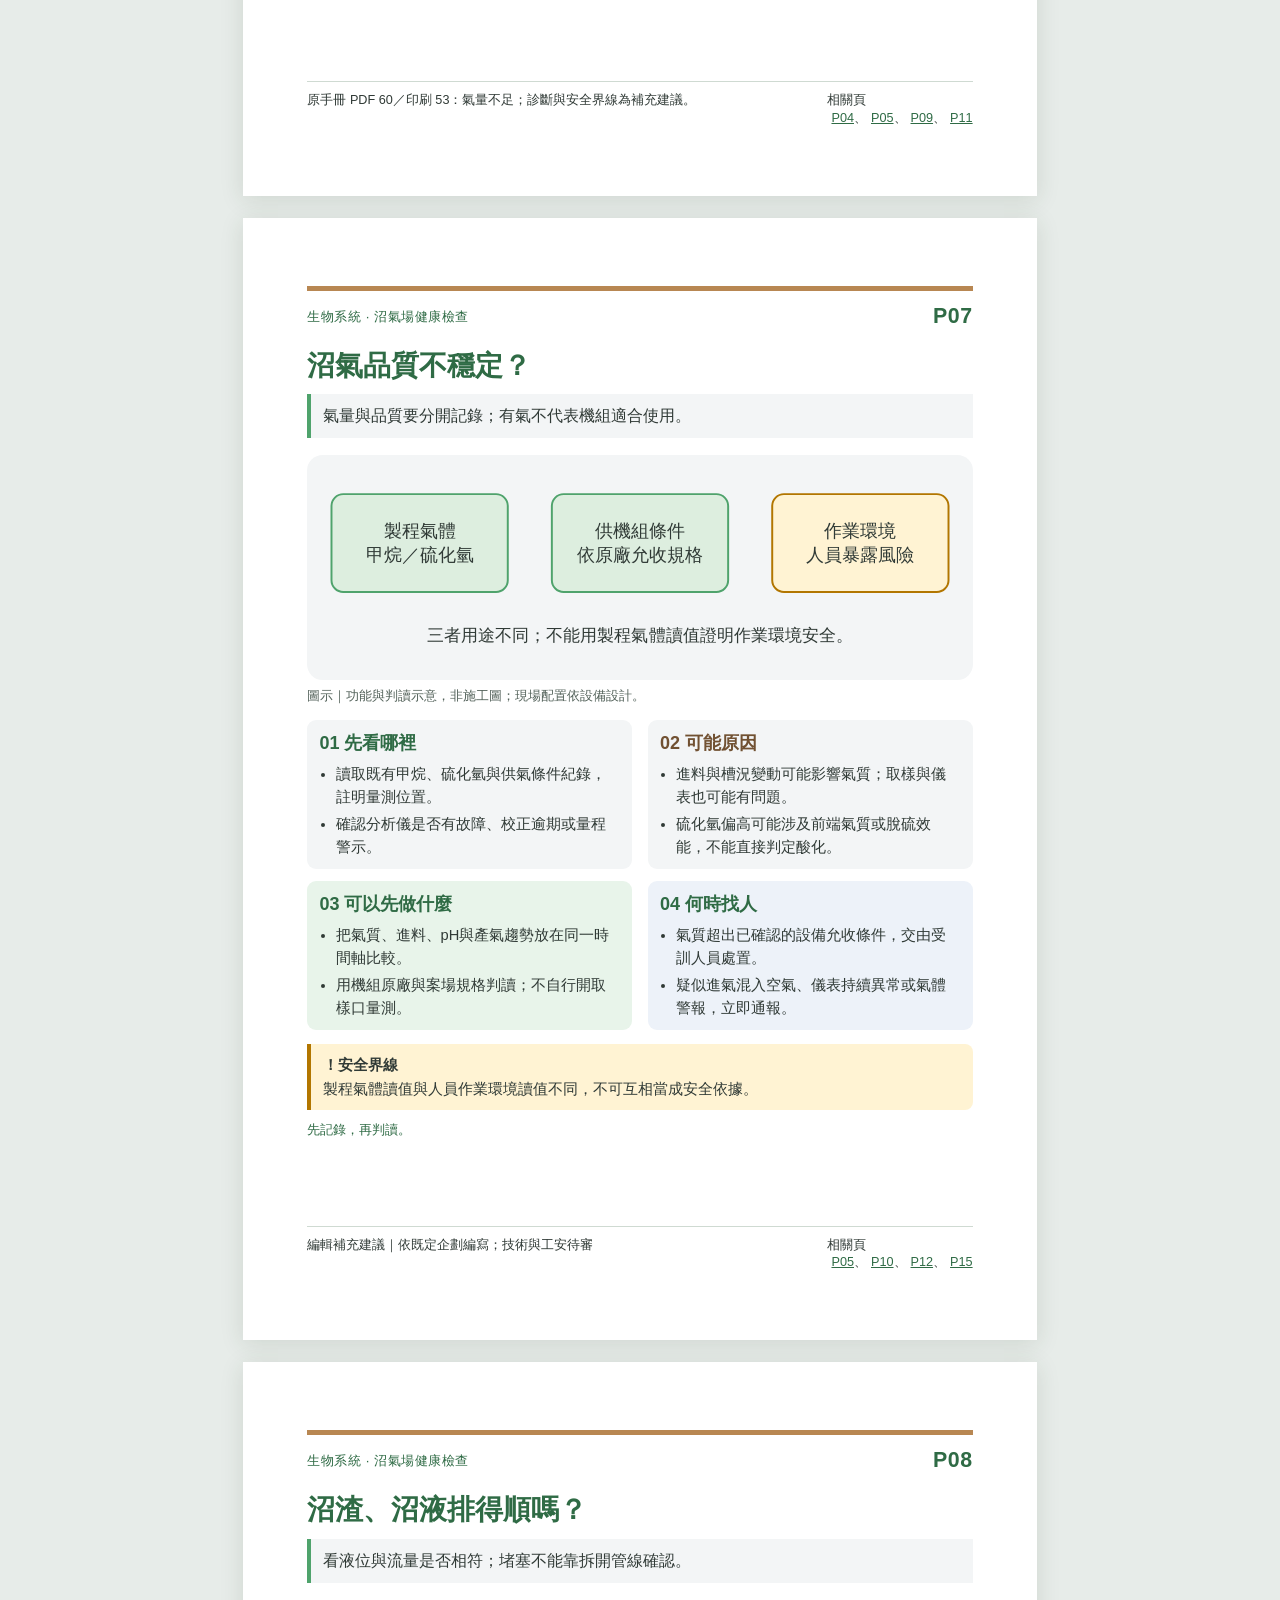
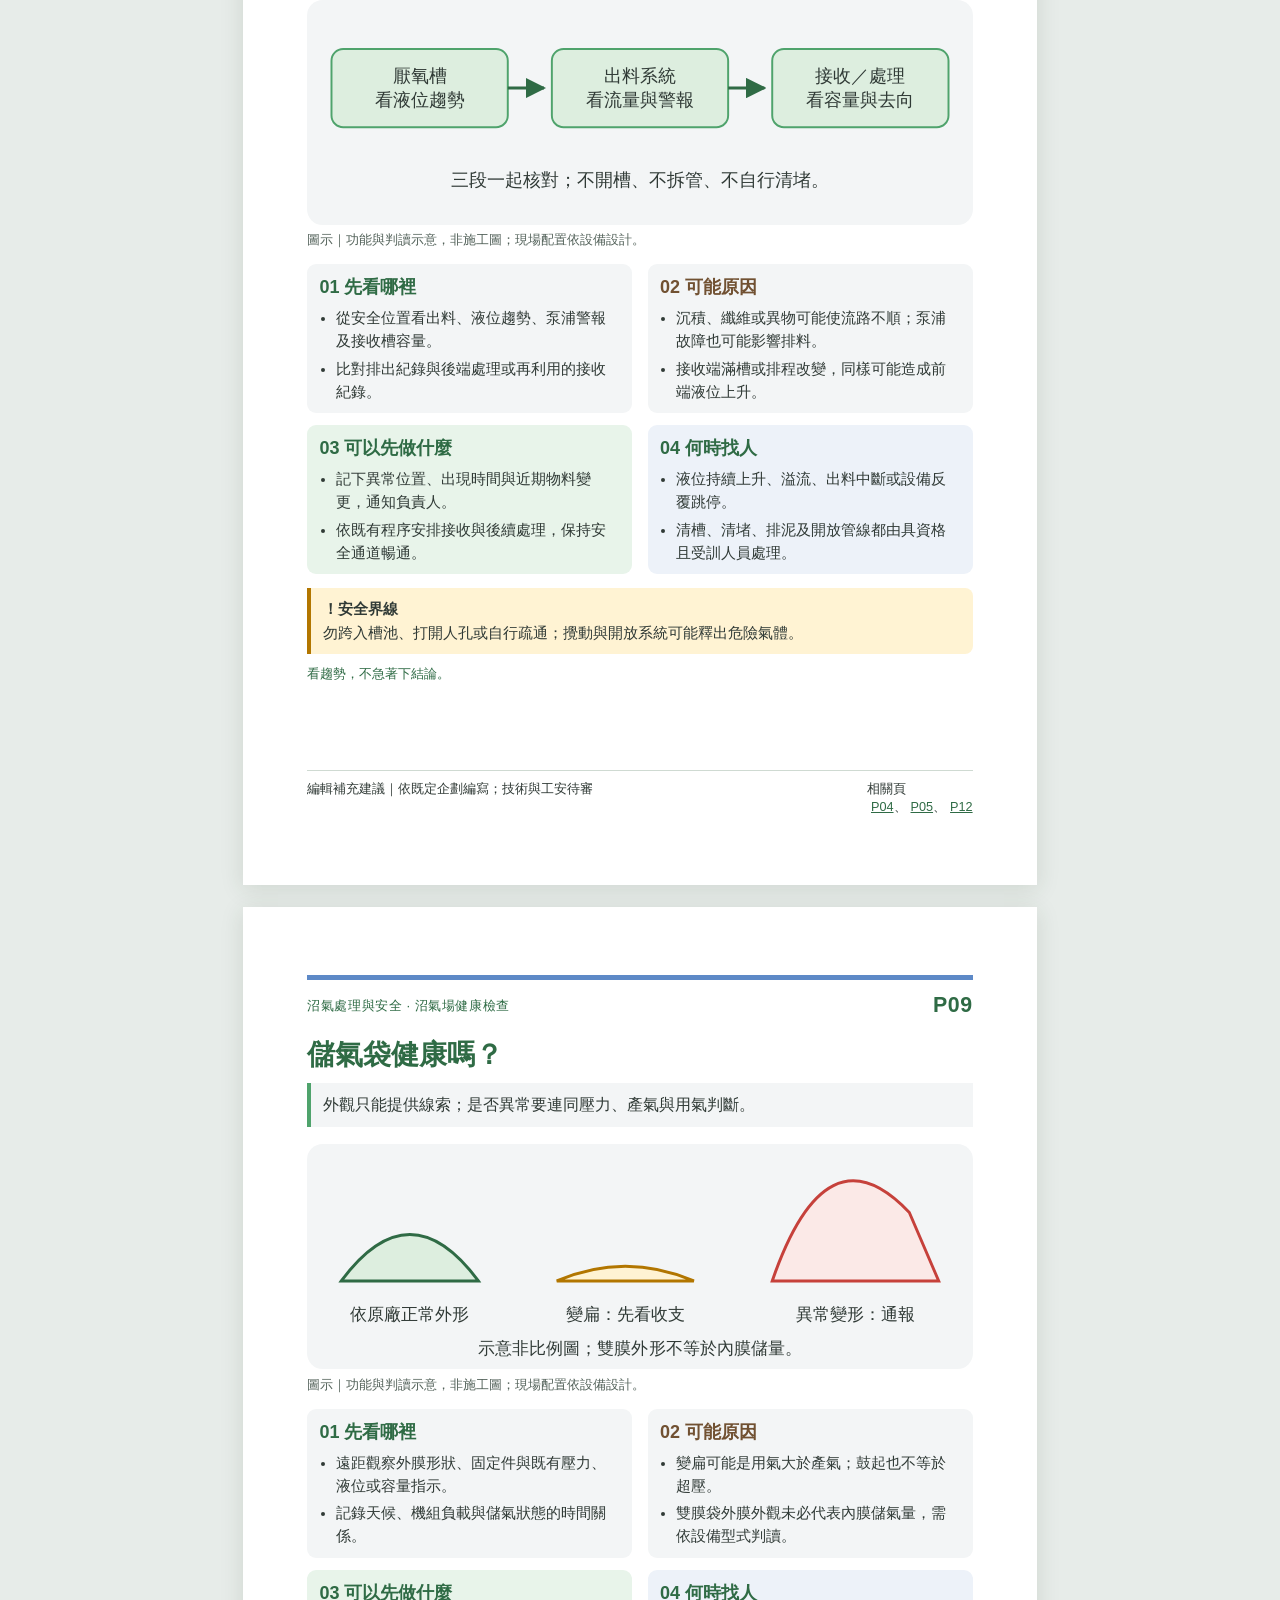
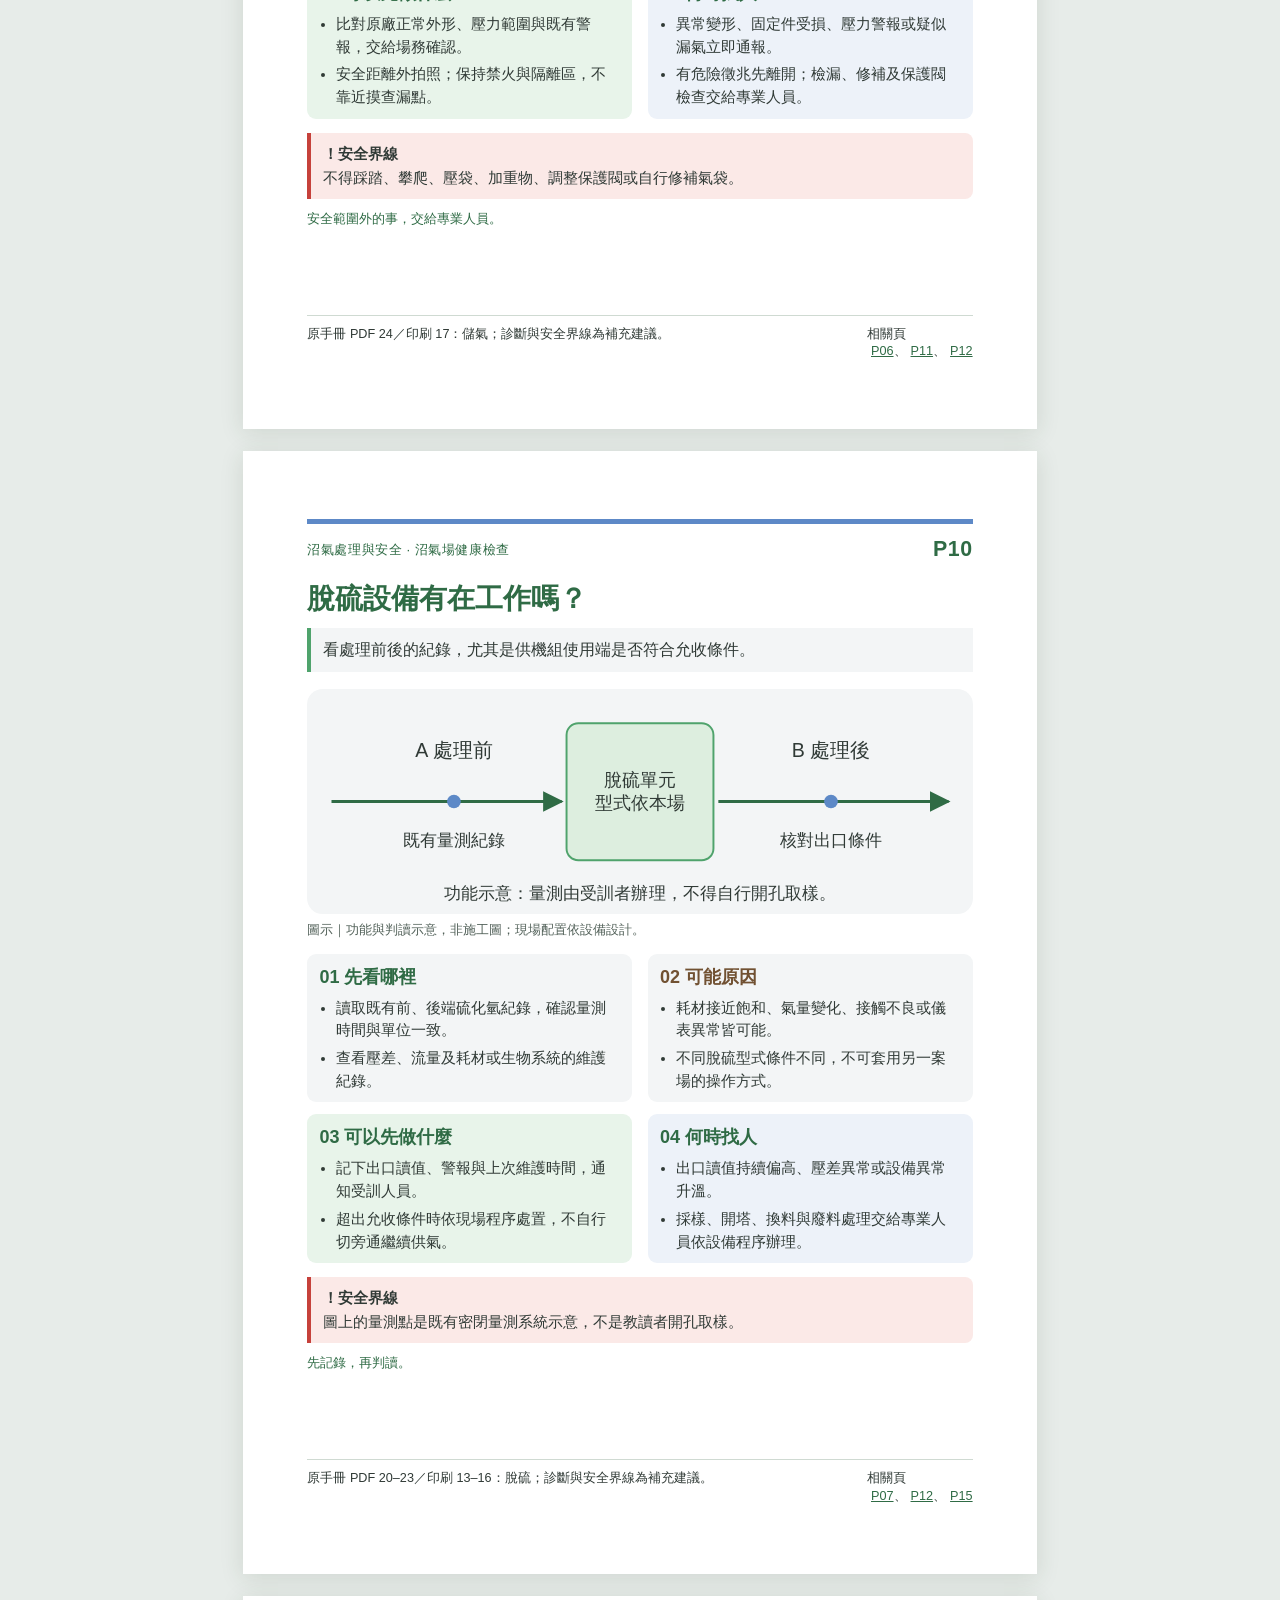
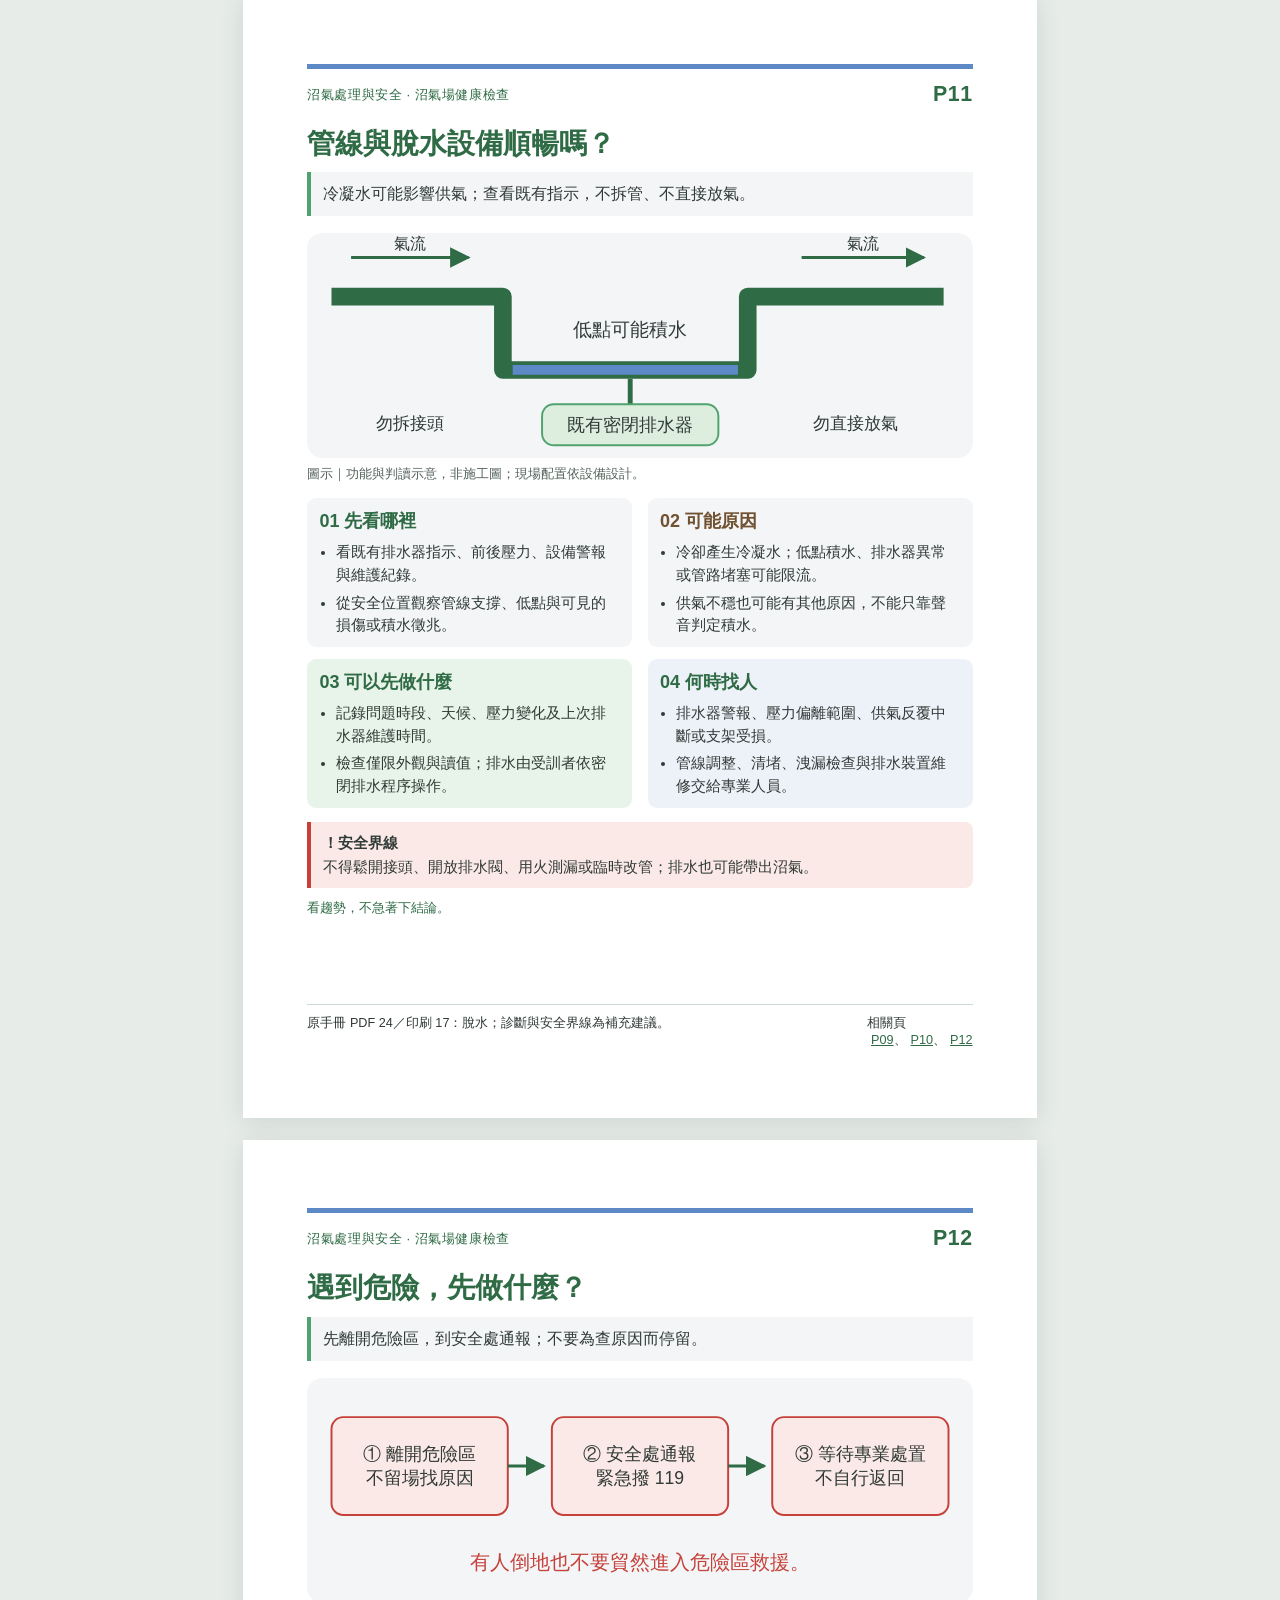
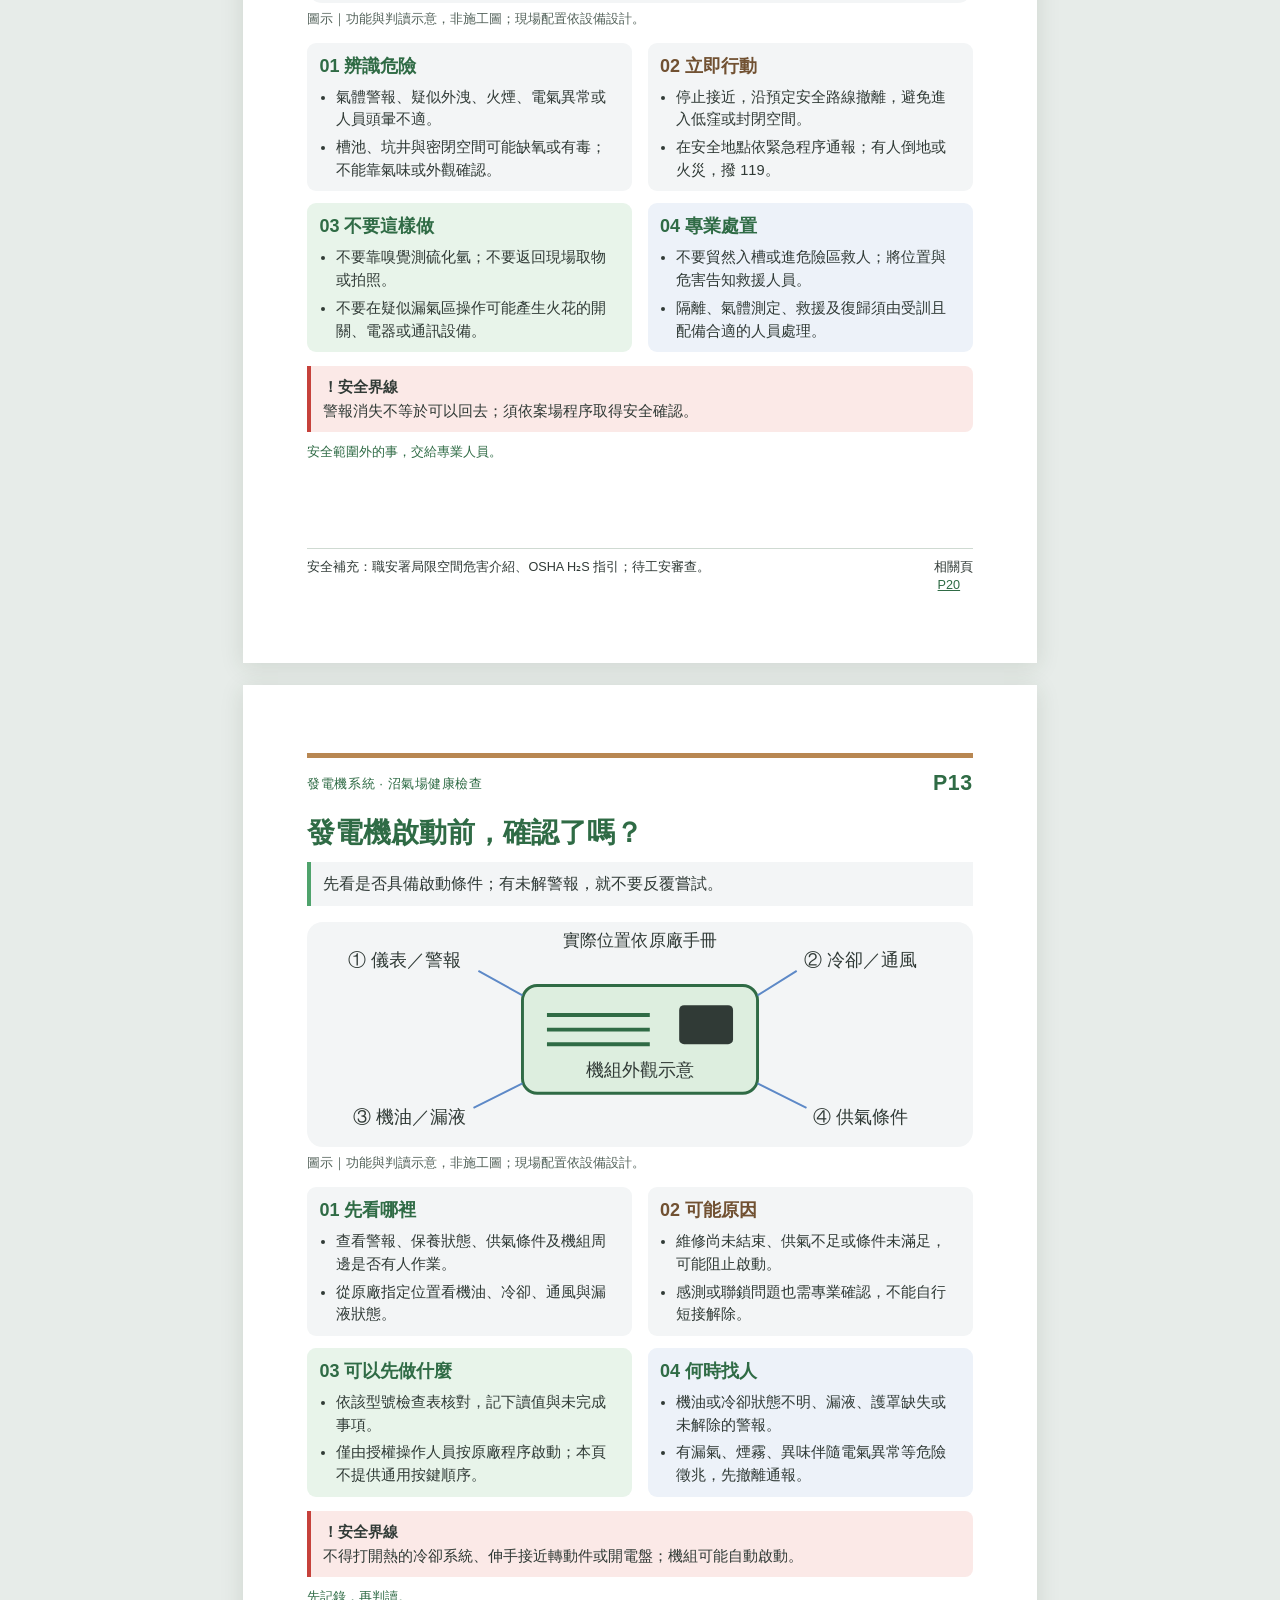
<file: output/standalone.html>
<!doctype html><html lang="zh-Hant"><head><meta charset="utf-8"><meta name="viewport" content="width=device-width,initial-scale=1"><title>沼氣場健康檢查手冊｜會議討論版</title><meta name="description" content="封面與20頁沼氣場巡檢手冊，提供安全觀察、症狀查閱及列印。"><style>:root{--green:#4FA36C;--deep:#2F6B45;--light:#DDEEDF;--ink:#303A36;--surface:#F3F5F6;--danger:#C6413B;--blue:#5D89C7}*{box-sizing:border-box}body{margin:0;background:#e7ece9;color:var(--ink);font-family:"Noto Sans TC","Noto Sans CJK TC","Microsoft JhengHei",Arial,sans-serif;line-height:1.5}button,input,select{font:inherit}a{color:var(--deep)}button,a,input,select{outline-offset:4px}button,.download{border:1px solid #9bad9f;border-radius:8px;background:white;padding:8px 12px;cursor:pointer;text-decoration:none;color:var(--deep)}button:hover,.download:hover{background:var(--light)}.toolbar{position:sticky;top:0;z-index:3;padding:12px 20px;background:#fff;border-bottom:1px solid #c4d1c8;display:flex;flex-wrap:wrap;gap:10px;align-items:center}.toolbar strong{margin-right:auto}.toolbar input{max-width:210px;width:100%;padding:8px;border:1px solid #9bad9f;border-radius:8px}.toolbar select{max-width:260px;padding:8px}.intro{max-width:210mm;margin:20px auto;padding:0 10px}.status{border-left:4px solid #B27600;background:#FFF3D3;padding:12px;font-size:14px}.page{position:relative;width:210mm;height:297mm;padding:18mm 17mm;margin:22px auto;background:white;box-shadow:0 4px 22px #243c2320;display:flex;flex-direction:column;break-after:page;--chapter:var(--green)}.page.bio{--chapter:#B88752}.page.gas{--chapter:#5D89C7}.page.engine{--chapter:#B88752}.page.tools{--chapter:#5D89C7}.page-top{display:flex;justify-content:space-between;align-items:center;border-top:5px solid var(--chapter);padding-top:10px;font-size:10pt;color:var(--deep);letter-spacing:.04em}.page-top b{font-size:16pt}h1,h2,h3,p{margin:0}.page h2{font-size:21pt;line-height:1.35;color:var(--deep);margin:14px 0 10px;font-weight:800}.key{font-size:12pt;background:var(--surface);border-left:4px solid var(--green);padding:10px 12px;margin-bottom:14px}.figure{margin:0 0 14px}.figure img{display:block;width:100%;height:61mm;object-fit:contain}.figure figcaption{font-size:9.5pt;color:#526159;margin-top:4px}.blocks{display:grid;grid-template-columns:1fr 1fr;gap:12px 16px}.block{padding:10px 12px;background:#F3F5F6;border-radius:9px;break-inside:avoid}.block h3{font-size:13.5pt;color:var(--deep);margin-bottom:6px}.block:nth-child(2) h3{color:#715132}.block:nth-child(3){background:#E8F4EA}.block:nth-child(4){background:#EDF2F9}.block ul{margin:0;padding-left:1.1em;font-size:11pt;line-height:1.55}.block li+li{margin-top:5px}.warning{font-size:11pt;line-height:1.5;padding:10px 12px;background:#FFF3D3;border-left:4px solid #B27600;margin-top:14px;border-radius:0 8px 8px 0}.risk .warning{background:#FBE9E7;border-color:var(--danger)}.warning strong{display:block;margin-bottom:2px}.tip{font-size:10pt;margin-top:10px;color:var(--deep)}.page-footer{margin-top:auto;padding-top:10px;border-top:1px solid #cfdad2;font-size:9.5pt;line-height:1.4;display:flex;gap:12px;justify-content:space-between}.page-footer .source{max-width:76%}.page-footer a{white-space:nowrap}.table-wrap{margin-bottom:12px}table{width:100%;border-collapse:collapse;font-size:11pt;line-height:1.4;table-layout:fixed}th{background:var(--deep);color:white;text-align:left;padding:7px 9px}td{border-bottom:1px solid #cfdbd2;padding:7px 9px;vertical-align:top;overflow-wrap:anywhere}tbody tr:nth-child(even){background:#F3F5F6}th:last-child{width:23%}.has-table .blocks{gap:8px 12px}.has-table .block{padding:8px 10px}.has-table .block h3{font-size:13pt;margin-bottom:3px}.has-table .block li{font-size:11pt}.has-table .warning{margin-top:10px}.formline{font-size:11pt;padding:8px 0 12px}.formula{font-size:11pt;background:#edf2f9;border-radius:8px;padding:10px 12px;margin-top:12px}.cover{background:linear-gradient(155deg,#fff 60%,#DDEEDF 100%)}.cover .eyebrow{font-size:11pt;letter-spacing:.12em;color:var(--deep);border-top:6px solid var(--green);padding-top:14px}.cover h1{font-size:34pt;color:var(--deep);line-height:1.45;margin-top:30px}.cover .subtitle{font-size:17pt;margin:20px 0 26px;color:var(--deep)}.cover .figure img{height:65mm}.cover .cover-note{margin:18px 0;font-size:12pt;line-height:1.7}.chapters{display:grid;grid-template-columns:1fr 1fr;gap:12px;font-size:12pt;margin:16px 0}.chapters div{padding:12px;border-top:2px solid var(--green)}.cover-bottom{margin-top:auto;font-size:10.5pt;line-height:1.7}.cover-bottom strong{font-size:13pt}.endnote{max-width:210mm;margin:20px auto 60px;padding:20px;background:#fff}#results{font-size:14px}#empty{display:none;text-align:center;padding:40px}footer a, .related a{margin-left:4px}body.single .page{display:none}body.single .page.selected{display:flex}
@media screen and (max-width:850px){.page{width:calc(100% - 24px);height:auto;min-height:0;padding:24px 20px;margin:16px 12px}.page h2{font-size:26px}.page-footer{margin-top:24px}.figure img{height:auto}.cover h1{font-size:40px}.cover .figure img{height:auto}.toolbar{position:relative}.intro{margin:14px 12px;padding:0}.endnote{margin:16px 12px}.block ul{font-size:16px}.warning,.key{font-size:16px}.page-top{font-size:14px}.page-footer,.tip,.figure figcaption{font-size:13px}}
@media screen and (max-width:560px){.figure{min-width:0;overflow-x:auto}.figure img,.cover .figure img{width:680px;max-width:none;height:auto}.figure figcaption::before{content:"圖可左右滑動。 ";font-weight:bold}.blocks{grid-template-columns:1fr}.chapters{grid-template-columns:1fr}.toolbar strong{width:100%}.toolbar select{max-width:100%;width:100%}.page h2{font-size:25px}.page{padding:22px 16px}.page-footer{display:block}.page-footer .source{max-width:100%;margin-bottom:8px}td,th{font-size:14px;padding:7px 5px}.has-table .block li{font-size:16px}.cover h1{font-size:36px}}
.page[hidden]{display:none}
@media print{@page{size:A4 portrait;margin:0}html,body{background:white;margin:0;padding:0}.toolbar,.intro,.endnote,#empty{display:none!important}.page,body.single .page{display:flex!important;width:210mm;height:297mm;margin:0;box-shadow:none;padding:18mm 17mm;break-after:page;page-break-after:always;print-color-adjust:exact;-webkit-print-color-adjust:exact}.page:last-child{break-after:auto;page-break-after:auto}.page[hidden]{display:flex!important}a{text-decoration:none;color:inherit}.page-footer{margin-top:auto}}
</style></head><body><header class="toolbar"><strong>沼氣場健康檢查手冊</strong><label>找症狀 <input id="search" type="search" placeholder="例如：發不動、液位" aria-label="搜尋全書"></label><button id="print">列印全書／另存 PDF</button><a class="download" href="Biogas-Plant-Health-Check-v1.pdf" download>下載 PDF</a><a class="download" href="Biogas-Plant-Health-Check-v1.docx" download>下載 Word</a><label>頁次 <select id="jump" aria-label="選擇頁次"></select></label><button id="prev" aria-label="上一頁">上一頁</button><button id="next" aria-label="下一頁">下一頁</button><button id="mode" aria-pressed="false">逐頁閱讀</button><span id="results" role="status" aria-live="polite">封面＋20 頁</span></header><div class="intro"><p class="status">會議討論版：尚未完成工程與工安審查。列印會輸出完整封面與 20 頁，不受搜尋篩選影響。</p></div><p id="loading" class="intro">正在載入手冊…</p><p id="empty">沒有符合的頁面，請更換關鍵字。</p><main id="book"></main><section class="endnote"><strong>來源與版本</strong><p>主題參考 109 年《沼氣再利用（發電）推廣與沼氣發電機操作手冊》。新增診斷、表單與保守安全界線為編輯補充建議；原始圖片尚待匯入核對。</p><p><a href="https://github.com/itribioenergy/Biogas-Plant-Guidelines/blob/main/docs/source-map.md">來源對照</a> · <a href="https://github.com/itribioenergy/Biogas-Plant-Guidelines/blob/main/docs/review-checklist.md">待審查清單</a> · <a href="https://github.com/itribioenergy/Biogas-Plant-Guidelines/blob/main/README.md">使用說明</a></p></section><script>window.HANDBOOK={"version": "1.0-discussion", "date": "2026-11-06", "title": "沼氣場健康檢查手冊", "subtitle": "看現象・找方向・安全確認・專業求援", "status": "會議討論版｜非正式操作程序", "mascotStatus": "官方原圖待匯入與驗證", "pages": [{"id": "P01", "chapter": "導讀", "title": "如何使用本手冊", "key": "先確認人員安全，再找症狀；每頁都是初步辨識工具。", "pose": "guide", "diagram": "traffic", "blocks": [{"title": "先看哪裡", "items": ["從 P02 快篩開始；有明確症狀，直接翻 P18。", "用相同時間、單位與量測位置，比對自己案場的正常紀錄。"]}, {"title": "可能原因", "items": ["一個現象可能有多種原因，單一讀值不能直接判定故障。", "沒有資料、儀表失效或不會判讀，都應記為「待確認」。"]}, {"title": "可以先做什麼", "items": ["依序看現象、記錄變化、對照紀錄，再聯絡負責人。", "只從指定安全位置觀察；操作僅限自己受訓且經授權的程序。"]}, {"title": "何時找人", "items": ["遇氣體警報、疑似外洩、冒煙或人員不適，先離開並通報。", "本書不取代原廠手冊、現場操作程序或專業判定。"]}], "warning": "缺乏讀值不等於正常；沒有警報也不代表所有位置都安全。", "related": "P02、P12、P18", "source": "編輯補充建議｜依既定企劃編寫；技術與工安待審", "tip": "先記錄，再判讀。"}, {"id": "P02", "chapter": "導讀", "title": "我的沼氣場健康嗎？", "key": "十題只用來找出追查方向，不以總分判定安全。", "pose": "record", "diagram": "", "blocks": [{"title": "先看哪裡", "items": ["逐項填「正常／異常／未知／不適用」，並註明時間。"]}, {"title": "可能原因", "items": ["異常可能來自操作變更、設備或量測問題，先留下證據。"]}, {"title": "可以先做什麼", "items": ["非緊急異常交給場務追蹤；未知項目安排確認，不填正常。"]}, {"title": "何時找人", "items": ["任何危險徵兆優先撤離；不要為填完表格留在危險區。"]}], "warning": "有警報、疑似外洩或人員不適，跳過評分，依 P12 處理。", "related": "P04–P17", "source": "編輯補充建議｜依既定企劃編寫；技術與工安待審", "tip": "看趨勢，不急著下結論。", "table": {"headers": ["項目", "確認重點", "狀態"], "rows": [["1 人員／警報", "無氣體警報或人員不適", ""], ["2 進料", "來源、進料量與時間有紀錄", ""], ["3 厭氧槽", "溫度、pH及液位可判讀", ""], ["4 產氣", "同期間氣量可與正常值比較", ""], ["5 氣質", "既有氣質讀值符合設備條件", ""], ["6 儲氣", "外觀及壓力無異常徵兆", ""], ["7 脫硫／脫水", "讀值與維護狀況可確認", ""], ["8 機組", "無未解警報、異常震動或漏液", ""], ["9 效能", "度數、時數與停機原因可追查", ""], ["10 維護", "保養與異常事項有人追蹤", ""]]}}, {"id": "P03", "chapter": "導讀", "title": "沼氣從哪裡來？", "key": "分開追蹤物料、沼氣與電力，才找得到問題落在哪一段。", "pose": "guide", "diagram": "plant", "blocks": [{"title": "先看哪裡", "items": ["確認進料、厭氧槽、氣體處理、儲氣與發電設備的位置。", "在現場圖上標出儀表、緊急集合點及可安全通行的路線。"]}, {"title": "可能原因", "items": ["氣量少可能在生物端；有氣卻發不出電，也可能在供氣或機組。", "設備順序與配置因案場而異，示意圖不是施工圖。"]}, {"title": "可以先做什麼", "items": ["用流程圖找到異常單元，記下前後段讀值與事件時間。", "沼渣、沼液另走核准處理或再利用路徑，不視為可直接排放。"]}, {"title": "何時找人", "items": ["不清楚管線用途、旁通位置或儀表位置時，請建置廠商說明。", "管線追查不包括自行轉動閥門、打開槽蓋或拆管。"]}], "warning": "流程圖只表示功能關係；現場順序、保護設施及聯鎖須由工程人員確認。", "related": "P06、P09–P11、P16", "source": "原手冊 PDF 19／印刷 12：系統單元；診斷與安全界線為補充建議。", "tip": "安全範圍外的事，交給專業人員。"}, {"id": "P04", "chapter": "生物系統", "title": "進料與前處理，今天有改變嗎？", "key": "先確認進了什麼、進多少、何時進，不要只看槽裡有沒有料。", "pose": "inspect", "diagram": "feed", "blocks": [{"title": "先看哪裡", "items": ["查看進料量、來源、進料時間及前處理運轉紀錄。", "在安全位置觀察異物、沉砂或分離設備的警報。"]}, {"title": "可能原因", "items": ["料源組成或濃度改變，可能讓微生物來不及適應。", "異物、沉砂與設備停轉，也可能使實際進料量偏離設定。"]}, {"title": "可以先做什麼", "items": ["記錄最近更換料源、清洗作業、停機與復機的時間。", "核對泵浦運轉紀錄與量測資料；不憑設定值認定已送入。"]}, {"title": "何時找人", "items": ["不明液體混入、持續溢流、泵浦異響或頻繁跳停，通知場務。", "調整配方與負荷由製程人員決定；堵塞交由授權人員處理。"]}], "warning": "不要伸手進攪拌、輸送或分離設備，也不要自行拆除護罩。", "related": "P05、P06、P08", "source": "編輯補充建議｜依既定企劃編寫；技術與工安待審", "tip": "先記錄，再判讀。"}, {"id": "P05", "chapter": "生物系統", "title": "厭氧槽是否正常？", "key": "看趨勢比看單一數字更有用：溫度、pH、液位要一起看。", "pose": "inspect", "diagram": "digester", "blocks": [{"title": "先看哪裡", "items": ["比對溫度、pH、液位、泡沫與產氣的近期紀錄。", "僅用既有監視畫面、視窗或核准觀察點，不開蓋查看。"]}, {"title": "可能原因", "items": ["進料改變、混合或加熱異常，可能伴隨讀值變動。", "感測器髒污或失準也會造成假異常，需由人員確認。"]}, {"title": "可以先做什麼", "items": ["記下異常開始時間，連同進料與氣量一起提供。", "正常範圍先用本場已確認基準；沒有基準請列待確認。"]}, {"title": "何時找人", "items": ["液位快速變化、溢流、泡沫帶入氣管或多項趨勢同時惡化。", "請製程與維護人員共同查因；不要自行加酸鹼或加大攪拌。"]}], "warning": "槽內及槽頂作業有氣體與墜落風險；未受訓人員不得進入或攀爬。", "related": "P04、P06、P07", "source": "編輯補充建議｜依既定企劃編寫；技術與工安待審", "tip": "看趨勢，不急著下結論。"}, {"id": "P06", "chapter": "生物系統", "title": "為什麼沼氣變少了？", "key": "先排除紀錄與用氣差異，再追查生物與設備。", "pose": "think", "diagram": "gasdrop", "blocks": [{"title": "先看哪裡", "items": ["確認比較的是同一段時間、相同單位與同一流量計。", "同時看進料、用氣量、儲氣壓力及機組運轉時數。"]}, {"title": "可能原因", "items": ["量測中斷、用氣增加、進料改變或槽況變化皆有可能。", "氣路阻塞或外洩也可能影響讀值，不能只歸因於菌不健康。"]}, {"title": "可以先做什麼", "items": ["先核對儀表紀錄；再對照進料與槽況，標出變動時間。", "將相關讀值交給場務判讀，不靠多加料來追產氣量。"]}, {"title": "何時找人", "items": ["下降持續、原因不明或壓力警報，請製程與設備人員查核。", "氣體警報或疑似洩漏時，停止一般排查並撤離。"]}], "warning": "流程每一階段都適用：遇危險徵兆立即離開，不能沿管嗅聞找漏點。", "related": "P04、P05、P09、P11", "source": "原手冊 PDF 60／印刷 53：氣量不足；診斷與安全界線為補充建議。", "tip": "安全範圍外的事，交給專業人員。"}, {"id": "P07", "chapter": "生物系統", "title": "沼氣品質不穩定？", "key": "氣量與品質要分開記錄；有氣不代表機組適合使用。", "pose": "inspect", "diagram": "quality", "blocks": [{"title": "先看哪裡", "items": ["讀取既有甲烷、硫化氫與供氣條件紀錄，註明量測位置。", "確認分析儀是否有故障、校正逾期或量程警示。"]}, {"title": "可能原因", "items": ["進料與槽況變動可能影響氣質；取樣與儀表也可能有問題。", "硫化氫偏高可能涉及前端氣質或脫硫效能，不能直接判定酸化。"]}, {"title": "可以先做什麼", "items": ["把氣質、進料、pH與產氣趨勢放在同一時間軸比較。", "用機組原廠與案場規格判讀；不自行開取樣口量測。"]}, {"title": "何時找人", "items": ["氣質超出已確認的設備允收條件，交由受訓人員處置。", "疑似進氣混入空氣、儀表持續異常或氣體警報，立即通報。"]}], "warning": "製程氣體讀值與人員作業環境讀值不同，不可互相當成安全依據。", "related": "P05、P10、P12、P15", "source": "編輯補充建議｜依既定企劃編寫；技術與工安待審", "tip": "先記錄，再判讀。"}, {"id": "P08", "chapter": "生物系統", "title": "沼渣、沼液排得順嗎？", "key": "看液位與流量是否相符；堵塞不能靠拆開管線確認。", "pose": "watch", "diagram": "digestate", "blocks": [{"title": "先看哪裡", "items": ["從安全位置看出料、液位趨勢、泵浦警報及接收槽容量。", "比對排出紀錄與後端處理或再利用的接收紀錄。"]}, {"title": "可能原因", "items": ["沉積、纖維或異物可能使流路不順；泵浦故障也可能影響排料。", "接收端滿槽或排程改變，同樣可能造成前端液位上升。"]}, {"title": "可以先做什麼", "items": ["記下異常位置、出現時間與近期物料變更，通知負責人。", "依既有程序安排接收與後續處理，保持安全通道暢通。"]}, {"title": "何時找人", "items": ["液位持續上升、溢流、出料中斷或設備反覆跳停。", "清槽、清堵、排泥及開放管線都由具資格且受訓人員處理。"]}], "warning": "勿跨入槽池、打開人孔或自行疏通；攪動與開放系統可能釋出危險氣體。", "related": "P04、P05、P12", "source": "編輯補充建議｜依既定企劃編寫；技術與工安待審", "tip": "看趨勢，不急著下結論。"}, {"id": "P09", "chapter": "沼氣處理與安全", "title": "儲氣袋健康嗎？", "key": "外觀只能提供線索；是否異常要連同壓力、產氣與用氣判斷。", "pose": "inspect", "diagram": "storage", "blocks": [{"title": "先看哪裡", "items": ["遠距觀察外膜形狀、固定件與既有壓力、液位或容量指示。", "記錄天候、機組負載與儲氣狀態的時間關係。"]}, {"title": "可能原因", "items": ["變扁可能是用氣大於產氣；鼓起也不等於超壓。", "雙膜袋外膜外觀未必代表內膜儲氣量，需依設備型式判讀。"]}, {"title": "可以先做什麼", "items": ["比對原廠正常外形、壓力範圍與既有警報，交給場務確認。", "安全距離外拍照；保持禁火與隔離區，不靠近摸查漏點。"]}, {"title": "何時找人", "items": ["異常變形、固定件受損、壓力警報或疑似漏氣立即通報。", "有危險徵兆先離開；檢漏、修補及保護閥檢查交給專業人員。"]}], "warning": "不得踩踏、攀爬、壓袋、加重物、調整保護閥或自行修補氣袋。", "related": "P06、P11、P12", "source": "原手冊 PDF 24／印刷 17：儲氣；診斷與安全界線為補充建議。", "tip": "安全範圍外的事，交給專業人員。"}, {"id": "P10", "chapter": "沼氣處理與安全", "title": "脫硫設備有在工作嗎？", "key": "看處理前後的紀錄，尤其是供機組使用端是否符合允收條件。", "pose": "watch", "diagram": "desulfur", "blocks": [{"title": "先看哪裡", "items": ["讀取既有前、後端硫化氫紀錄，確認量測時間與單位一致。", "查看壓差、流量及耗材或生物系統的維護紀錄。"]}, {"title": "可能原因", "items": ["耗材接近飽和、氣量變化、接觸不良或儀表異常皆可能。", "不同脫硫型式條件不同，不可套用另一案場的操作方式。"]}, {"title": "可以先做什麼", "items": ["記下出口讀值、警報與上次維護時間，通知受訓人員。", "超出允收條件時依現場程序處置，不自行切旁通繼續供氣。"]}, {"title": "何時找人", "items": ["出口讀值持續偏高、壓差異常或設備異常升溫。", "採樣、開塔、換料與廢料處理交給專業人員依設備程序辦理。"]}], "warning": "圖上的量測點是既有密閉量測系統示意，不是教讀者開孔取樣。", "related": "P07、P12、P15", "source": "原手冊 PDF 20–23／印刷 13–16：脫硫；診斷與安全界線為補充建議。", "tip": "先記錄，再判讀。"}, {"id": "P11", "chapter": "沼氣處理與安全", "title": "管線與脫水設備順暢嗎？", "key": "冷凝水可能影響供氣；查看既有指示，不拆管、不直接放氣。", "pose": "inspect", "diagram": "water", "blocks": [{"title": "先看哪裡", "items": ["看既有排水器指示、前後壓力、設備警報與維護紀錄。", "從安全位置觀察管線支撐、低點與可見的損傷或積水徵兆。"]}, {"title": "可能原因", "items": ["冷卻產生冷凝水；低點積水、排水器異常或管路堵塞可能限流。", "供氣不穩也可能有其他原因，不能只靠聲音判定積水。"]}, {"title": "可以先做什麼", "items": ["記錄問題時段、天候、壓力變化及上次排水器維護時間。", "檢查僅限外觀與讀值；排水由受訓者依密閉排水程序操作。"]}, {"title": "何時找人", "items": ["排水器警報、壓力偏離範圍、供氣反覆中斷或支架受損。", "管線調整、清堵、洩漏檢查與排水裝置維修交給專業人員。"]}], "warning": "不得鬆開接頭、開放排水閥、用火測漏或臨時改管；排水也可能帶出沼氣。", "related": "P09、P10、P12", "source": "原手冊 PDF 24／印刷 17：脫水；診斷與安全界線為補充建議。", "tip": "看趨勢，不急著下結論。"}, {"id": "P12", "chapter": "沼氣處理與安全", "title": "遇到危險，先做什麼？", "key": "先離開危險區，到安全處通報；不要為查原因而停留。", "pose": "stop", "diagram": "safety", "blocks": [{"title": "辨識危險", "items": ["氣體警報、疑似外洩、火煙、電氣異常或人員頭暈不適。", "槽池、坑井與密閉空間可能缺氧或有毒；不能靠氣味或外觀確認。"]}, {"title": "立即行動", "items": ["停止接近，沿預定安全路線撤離，避免進入低窪或封閉空間。", "在安全地點依緊急程序通報；有人倒地或火災，撥 119。"]}, {"title": "不要這樣做", "items": ["不要靠嗅覺測硫化氫；不要返回現場取物或拍照。", "不要在疑似漏氣區操作可能產生火花的開關、電器或通訊設備。"]}, {"title": "專業處置", "items": ["不要貿然入槽或進危險區救人；將位置與危害告知救援人員。", "隔離、氣體測定、救援及復歸須由受訓且配備合適的人員處理。"]}], "warning": "警報消失不等於可以回去；須依案場程序取得安全確認。", "related": "P20", "source": "安全補充：職安署局限空間危害介紹、OSHA H₂S 指引；待工安審查。", "tip": "安全範圍外的事，交給專業人員。"}, {"id": "P13", "chapter": "發電機系統", "title": "發電機啟動前，確認了嗎？", "key": "先看是否具備啟動條件；有未解警報，就不要反覆嘗試。", "pose": "record", "diagram": "engine", "blocks": [{"title": "先看哪裡", "items": ["查看警報、保養狀態、供氣條件及機組周邊是否有人作業。", "從原廠指定位置看機油、冷卻、通風與漏液狀態。"]}, {"title": "可能原因", "items": ["維修尚未結束、供氣不足或條件未滿足，可能阻止啟動。", "感測或聯鎖問題也需專業確認，不能自行短接解除。"]}, {"title": "可以先做什麼", "items": ["依該型號檢查表核對，記下讀值與未完成事項。", "僅由授權操作人員按原廠程序啟動；本頁不提供通用按鍵順序。"]}, {"title": "何時找人", "items": ["機油或冷卻狀態不明、漏液、護罩缺失或未解除的警報。", "有漏氣、煙霧、異味伴隨電氣異常等危險徵兆，先撤離通報。"]}], "warning": "不得打開熱的冷卻系統、伸手接近轉動件或開電盤；機組可能自動啟動。", "related": "P10–P12、P14、P17", "source": "原手冊 PDF 39／印刷 32：啟動前檢查；診斷與安全界線為補充建議。", "tip": "先記錄，再判讀。"}, {"id": "P14", "chapter": "發電機系統", "title": "發電機為什麼發不動？", "key": "先記下第一個警報與啟動反應，別讓重複重置蓋掉線索。", "pose": "think", "diagram": "start", "blocks": [{"title": "先看哪裡", "items": ["在安全控制位置記錄警報代碼與「無反應／有轉但未起動」。", "查看供氣、保養與控制畫面狀態；不要靠近旋轉部件測試。"]}, {"title": "可能原因", "items": ["無反應可能涉及控制許可、電源或保護條件。", "有轉未起動可能涉及供氣、點火或其他條件，仍需原廠判讀。"]}, {"title": "可以先做什麼", "items": ["保存首次警報、時間與畫面，附上啟動前檢查結果。", "依原廠允許的程序處理；原因不明即停止嘗試並聯絡維護商。"]}, {"title": "何時找人", "items": ["持續失敗、異常聲響、冒煙或讀值偏離原廠條件。", "蓄電池、點火、燃氣閥與電盤檢修交由專業人員。"]}], "warning": "不得跨接啟動、短接聯鎖、強開燃氣閥或連續反覆啟動。", "related": "P13、P15、P20", "source": "原手冊 PDF 40、46／印刷 33、39：啟動故障；診斷與安全界線為補充建議。", "tip": "看趨勢，不急著下結論。"}, {"id": "P15", "chapter": "發電機系統", "title": "發電機為什麼一直停？", "key": "保護停機是在提醒異常；先查明原因，再由授權人員決定復機。", "pose": "watch", "diagram": "trip", "blocks": [{"title": "先看哪裡", "items": ["記錄第一個停機警報、當時負載、溫度與供氣讀值。", "對照停機是否發生在加載、天候變化或供氣波動時。"]}, {"title": "可能原因", "items": ["冷卻、潤滑、供氣、電力或感測異常都可能觸發保護。", "後續警報可能只是停機結果，不能把最後一個代碼當根因。"]}, {"title": "可以先做什麼", "items": ["保存事件紀錄與停機前趨勢，通知維護商。", "從安全位置看通風口是否被外物遮住；不開罩或伸手處理。"]}, {"title": "何時找人", "items": ["重複跳停、過熱、油壓異常、異常震動或無法判讀警報。", "轉速失控、嘯叫、冒煙或疑似洩漏時撤離；不要接近堵住進氣口或試復機。"]}], "warning": "不要提高保護設定、取消聯鎖或反覆重置，讓機組勉強運轉。", "related": "P10、P11、P13、P20", "source": "原手冊 PDF 47–48／印刷 40–41：過熱與轉速；診斷與安全界線為補充建議。", "tip": "安全範圍外的事，交給專業人員。"}, {"id": "P16", "chapter": "發電機系統", "title": "有發電，卻發得不多？", "key": "先分清楚是「開得不夠久」，還是「運轉時功率偏低」。", "pose": "record", "diagram": "performance", "blocks": [{"title": "先看哪裡", "items": ["比較同一期間的發電度數、運轉時數與停機紀錄。", "確認使用的是機組發電量或併網售電量；兩者不可混著比較。"]}, {"title": "可能原因", "items": ["時數少：保養、故障或供氣不足；功率低：供氣、氣質或限載。", "售電少也可能與場內自用電、抄表期間或電表資料有關。"]}, {"title": "可以先做什麼", "items": ["把每天度數、時數與停機原因排在同一張表。", "先改善已確認的瓶頸；額定容量與統計期間需一致。"]}, {"title": "何時找人", "items": ["氣量相近但發電明顯下降、長期低負載或電表數據不一致。", "請維護商與電力專業人員查核，不自行調供氣或併網設定。"]}], "warning": "容量因數是期間利用程度，不等同發電效率，也不是安全指標。", "related": "P06、P07、P15、P19", "source": "原手冊 PDF 32／印刷 25：運轉效益；診斷與安全界線為補充建議。", "tip": "先記錄，再判讀。", "formula": "容量因數（%）＝期間發電量（kWh）÷〔額定容量（kW）×期間總小時〕×100；停機時間也包含在期間總小時內。"}, {"id": "P17", "chapter": "發電機系統", "title": "日常保養，哪些要記下來？", "key": "保養時間以該型號原廠要求為準，時數與日期都要追蹤。", "pose": "ok", "diagram": "maintain", "blocks": [{"title": "先看哪裡", "items": ["核對累積運轉時數、上次保養日期與下一次期限。", "查看機油、濾材、冷卻與點火系統的保養紀錄及待修項目。"]}, {"title": "可能原因", "items": ["漏記、不同機型混用週期或耗材規格不符，可能造成維護落差。", "氣質與工況也可能影響維護需求，交由原廠評估。"]}, {"title": "可以先做什麼", "items": ["建立「設備／保養項目／期限／執行者／驗收」清單。", "安排授權維護商，保留工單、耗材規格、照片與異常說明。"]}, {"title": "何時找人", "items": ["保養逾期、耗材規格不明、漏液或保養後仍有警報。", "涉及拆修，須由受訓人員完成能源隔離與防止自動啟動等程序。"]}], "warning": "關掉畫面或按停機鍵不代表完成能源隔離；未受訓者不要開始拆修。", "related": "P13、P15、P19", "source": "原手冊 PDF 41–44／印刷 34–37：保養；診斷與安全界線為補充建議。", "tip": "看趨勢，不急著下結論。"}, {"id": "P18", "chapter": "實用工具", "title": "常見異常，先翻哪一頁？", "key": "同一症狀可能跨單元；先處理危險，再查製程與設備。", "pose": "guide", "diagram": "", "blocks": [{"title": "先看哪裡", "items": ["用下表找到對應頁，記下症狀開始的時間。"]}, {"title": "可能原因", "items": ["先區分生物、氣體處理與機組，避免只查一個設備。"]}, {"title": "可以先做什麼", "items": ["連同前後段讀值、近期變更與警報，一起交給負責人。"]}, {"title": "何時找人", "items": ["危險類不要繼續排查；一般異常持續或不明，請專業人員。"]}], "warning": "本表只提供查閱方向，不代表已診斷，也不是復機許可。", "related": "P12、P20", "source": "編輯補充建議｜依既定企劃編寫；技術與工安待審", "tip": "安全範圍外的事，交給專業人員。", "table": {"headers": ["看到的現象", "先查的方向", "頁次"], "rows": [["氣體警報／疑似外洩／人員不適", "撤離、通報；停止一般排查", "P12、P20"], ["沼氣變少", "紀錄、進料、槽況、供氣", "P04–P06、P11"], ["氣質波動", "量測位置、槽況、脫硫", "P05、P07、P10"], ["出料不順／液位升高", "排料與接收端紀錄", "P08"], ["氣袋外觀改變", "型式、壓力、產氣與用氣", "P09"], ["供氣不穩", "壓力、脫水與處理設備", "P10、P11"], ["發不動／一直停", "首次警報、啟動條件", "P13–P15"], ["發電量下降", "運轉時數與運轉功率", "P16"], ["保養不確定", "型號、原廠週期、工單", "P17"]]}}, {"id": "P19", "chapter": "實用工具", "title": "每日／每週巡檢表", "key": "異常要有人接手；除了勾選，也要留下處理結果。", "pose": "record", "diagram": "", "blocks": [{"title": "填寫方式", "items": ["每次填時間、讀值與單位；狀態用「正常／異常／未知／不適用」。"]}, {"title": "每日紀錄", "items": ["按本場核定頻率觀察；危險徵兆立即處理，不等表單填完。"]}, {"title": "每週回顧", "items": ["檢查趨勢、保養到期與未結案事項；頻率須由本場核定。"]}, {"title": "交接確認", "items": ["異常編號＿＿；通報時間＿＿；接手人＿＿；追蹤結果＿＿。"]}], "warning": "這是補充建議表，不取代依法或依原廠要求的檢查項目與頻率。", "related": "P02、P17、P20", "source": "編輯補充建議｜依既定企劃編寫；技術與工安待審", "tip": "先記錄，再判讀。", "table": {"headers": ["頻率／項目", "時間／讀值／單位", "狀態／處理編號"], "rows": [["每日｜進料來源、數量", "", ""], ["每日｜溫度、pH、液位", "", ""], ["每日｜產氣量、氣質", "", ""], ["每日｜儲氣／供氣壓力", "", ""], ["每日｜脫硫／脫水指示", "", ""], ["每日｜機組警報／外觀", "", ""], ["每日｜度數、時數、停機", "", ""], ["每週｜趨勢與資料缺漏", "", ""], ["每週｜保養期限與工單", "", ""], ["每週｜未結案事項追蹤", "", ""]]}, "form": "案場：＿＿＿＿　日期：＿＿＿＿　巡檢人：＿＿＿＿"}, {"id": "P20", "chapter": "實用工具", "title": "需要專家協助時，怎麼說？", "key": "說清楚地點、危害、時間與警報，讓對方更快判斷。", "pose": "call", "diagram": "help", "blocks": [{"title": "緊急通報", "items": ["有人倒地、火災或重大危險：先撤離，在安全處撥 119。", "說明地址、入口、現場危害與人員狀況；不要冒險返回補拍照片。"]}, {"title": "一般設備求援", "items": ["提供機組品牌型號、設備編號、首次警報、時間與持續多久。", "附近期讀值、進料或保養變更，以及已依程序採取的動作。"]}, {"title": "先填好聯絡資訊", "items": ["場內負責人：＿＿＿＿　電話：＿＿＿＿", "維護商／製程顧問：＿＿＿＿　電話：＿＿＿＿"]}, {"title": "回復運轉前", "items": ["記錄處理人、原因、修復與確認結果；由授權者依程序決定。", "集合點：＿＿＿＿　場址／救援入口：＿＿＿＿"]}], "warning": "請在安全地點聯絡；本版不沿用舊手冊的聯絡窗口、補助或費率。", "related": "P12、P18、P19", "source": "編輯補充建議｜依既定企劃編寫；技術與工安待審", "tip": "看趨勢，不急著下結論。"}]};window.DIAGRAMS={"help": "[data-uri]", "desulfur": "[data-uri]", "engine": "[data-uri]", "water": "[data-uri]", "maintain": "[data-uri]", "storage": "[data-uri]", "feed": "[data-uri]", "performance": "[data-uri]", "plant": "[data-uri]", "digester": "[data-uri]", "trip": "[data-uri]", "digestate": "[data-uri]", "start": "[data-uri]", "traffic": "[data-uri]", "safety": "[data-uri]", "gasdrop": "[data-uri]", "quality": "[data-uri]"};</script><script>'use strict';
const esc=s=>String(s??'').replace(/[&<>"']/g,c=>({'&':'&amp;','<':'&lt;','>':'&gt;','"':'&quot;',"'":'&#39;'}[c]));
const diagramSrc=id=>window.DIAGRAMS?.[id]||('../assets/diagrams/'+id+'.svg');
const figure=(id,title)=>id?'<figure class="figure"><img src="'+diagramSrc(id)+'" alt="'+esc(title)+'"><figcaption>圖示｜功能與判讀示意，非施工圖；現場配置依設備設計。</figcaption></figure>':'';
function tableHTML(t){return '<div class="table-wrap"><table><thead><tr>'+t.headers.map(v=>'<th scope="col">'+esc(v)+'</th>').join('')+'</tr></thead><tbody>'+t.rows.map(row=>'<tr>'+row.map(v=>'<td>'+esc(v||'＿＿＿＿')+'</td>').join('')+'</tr>').join('')+'</tbody></table></div>'}
const links=s=>esc(s).replace(/P\d{2}/g,id=>'<a href="#'+id+'">'+id+'</a>');
function cover(d){return '<article class="page cover" id="cover"><div class="eyebrow">BIOGAS PLANT · FIELD GUIDE</div><h1>沼氣場<br>健康檢查手冊</h1><p class="subtitle">'+esc(d.subtitle)+'</p>'+figure('plant','全場物料與沼氣流程')+'<p class="cover-note">給農民、牧場負責人與非環工背景業主的巡檢助手。<br>從看得見的現象開始，找到下一個安全步驟。</p><div class="chapters"><div>01 導讀與快篩<br><small>P01–P03</small></div><div>02 生物系統<br><small>P04–P08</small></div><div>03 沼氣處理與安全<br><small>P09–P12</small></div><div>04 發電與實用工具<br><small>P13–P20</small></div></div><div class="cover-bottom"><strong>'+esc(d.status)+'</strong><br>第一版 · '+esc(d.date)+' · 封面＋20 頁<br>技術數值、設備配置與安全程序尚待專業審查。<br><span>'+esc(d.mascotStatus)+'</span></div></article>'}
function pageHTML(p){const chapterClass={'生物系統':'bio','沼氣處理與安全':'gas','發電機系統':'engine','實用工具':'tools'}[p.chapter]||'';
return '<article class="page '+chapterClass+(p.table?' has-table':'')+(['P09','P10','P11','P12','P13','P14','P15','P20'].includes(p.id)?' risk':'')+'" id="'+p.id+'"><div class="page-top"><span>'+esc(p.chapter)+' · 沼氣場健康檢查</span><b>'+p.id+'</b></div><h2>'+esc(p.title)+'</h2><div class="key">'+esc(p.key)+'</div>'+figure(p.diagram,p.title)+(p.form?'<p class="formline">'+esc(p.form)+'</p>':'')+(p.table?tableHTML(p.table):'')+'<div class="blocks">'+p.blocks.map((b,i)=>'<section class="block"><h3>'+('0'+(i+1))+' '+esc(b.title)+'</h3><ul>'+b.items.map(v=>'<li>'+esc(v)+'</li>').join('')+'</ul></section>').join('')+'</div>'+(p.formula?'<p class="formula">'+esc(p.formula)+'</p>':'')+'<aside class="warning"><strong>！安全界線</strong>'+esc(p.warning)+'</aside><p class="tip">'+esc(p.tip)+'</p><footer class="page-footer"><div class="source">'+esc(p.source)+'</div><div class="related">相關頁<br>'+links(p.related)+'</div></footer></article>'}
async function main(){const d=window.HANDBOOK||await fetch('../content/handbook.json').then(r=>{if(!r.ok)throw Error('無法讀取內容');return r.json()});
window.handbookData=d;
document.querySelector('#book').innerHTML=cover(d)+d.pages.map(pageHTML).join('');
const select=document.querySelector('#jump');select.innerHTML='<option value="cover">封面</option>'+d.pages.map(p=>'<option value="'+p.id+'">'+p.id+' '+esc(p.title)+'</option>').join('');
function jump(id){if(document.querySelector('#search').value){document.querySelector('#search').value='';document.querySelector('#search').dispatchEvent(new Event('input'));}const target=document.getElementById(id)||document.getElementById('cover');document.querySelectorAll('.page').forEach(p=>p.classList.toggle('selected',p===target));select.value=target.id;if(!document.body.classList.contains('single'))target.scrollIntoView({behavior:'smooth',block:'start'});}
select.onchange=()=>{location.hash=select.value};
window.addEventListener('hashchange',()=>jump(location.hash.slice(1)));
document.querySelector('#mode').onclick=()=>{const single=document.body.classList.toggle('single');document.querySelector('#mode').textContent=single?'顯示全書':'逐頁閱讀';document.querySelector('#mode').setAttribute('aria-pressed',String(single));jump(select.value)};
document.querySelector('#prev').onclick=()=>{select.selectedIndex=Math.max(0,select.selectedIndex-1);location.hash=select.value};
document.querySelector('#next').onclick=()=>{select.selectedIndex=Math.min(select.options.length-1,select.selectedIndex+1);location.hash=select.value};
document.querySelector('#search').oninput=e=>{const q=e.target.value.trim().toLowerCase();document.body.classList.remove('single');document.querySelector('#mode').textContent='逐頁閱讀';document.querySelector('#mode').setAttribute('aria-pressed','false');let count=0;document.querySelectorAll('.page').forEach(p=>{const match=!q||p.textContent.toLowerCase().includes(q);p.hidden=!match;if(match)count++});document.querySelector('#results').textContent=q?'符合 '+count+' 頁':'封面＋20 頁';document.querySelector('#empty').style.display=count?'none':'block'};
document.querySelector('#print').onclick=()=>window.print();
jump(location.hash.slice(1)||'cover');document.querySelector('#loading').remove();window.handbookReady=true;
}
main().catch(e=>{document.querySelector('#loading').textContent='載入失敗：'+e.message+'。請用本地 HTTP 伺服器開啟，或下載 standalone.html。';});
</script></body></html>
</file>
<file: web/style.css>
:root{--green:#4FA36C;--deep:#2F6B45;--light:#DDEEDF;--ink:#303A36;--surface:#F3F5F6;--danger:#C6413B;--blue:#5D89C7}*{box-sizing:border-box}body{margin:0;background:#e7ece9;color:var(--ink);font-family:"Noto Sans TC","Noto Sans CJK TC","Microsoft JhengHei",Arial,sans-serif;line-height:1.5}button,input,select{font:inherit}a{color:var(--deep)}button,a,input,select{outline-offset:4px}button,.download{border:1px solid #9bad9f;border-radius:8px;background:white;padding:8px 12px;cursor:pointer;text-decoration:none;color:var(--deep)}button:hover,.download:hover{background:var(--light)}.toolbar{position:sticky;top:0;z-index:3;padding:12px 20px;background:#fff;border-bottom:1px solid #c4d1c8;display:flex;flex-wrap:wrap;gap:10px;align-items:center}.toolbar strong{margin-right:auto}.toolbar input{max-width:210px;width:100%;padding:8px;border:1px solid #9bad9f;border-radius:8px}.toolbar select{max-width:260px;padding:8px}.intro{max-width:210mm;margin:20px auto;padding:0 10px}.status{border-left:4px solid #B27600;background:#FFF3D3;padding:12px;font-size:14px}.page{position:relative;width:210mm;height:297mm;padding:18mm 17mm;margin:22px auto;background:white;box-shadow:0 4px 22px #243c2320;display:flex;flex-direction:column;break-after:page;--chapter:var(--green)}.page.bio{--chapter:#B88752}.page.gas{--chapter:#5D89C7}.page.engine{--chapter:#B88752}.page.tools{--chapter:#5D89C7}.page-top{display:flex;justify-content:space-between;align-items:center;border-top:5px solid var(--chapter);padding-top:10px;font-size:10pt;color:var(--deep);letter-spacing:.04em}.page-top b{font-size:16pt}h1,h2,h3,p{margin:0}.page h2{font-size:21pt;line-height:1.35;color:var(--deep);margin:14px 0 10px;font-weight:800}.key{font-size:12pt;background:var(--surface);border-left:4px solid var(--green);padding:10px 12px;margin-bottom:14px}.figure{margin:0 0 14px}.figure img{display:block;width:100%;height:61mm;object-fit:contain}.figure figcaption{font-size:9.5pt;color:#526159;margin-top:4px}.blocks{display:grid;grid-template-columns:1fr 1fr;gap:12px 16px}.block{padding:10px 12px;background:#F3F5F6;border-radius:9px;break-inside:avoid}.block h3{font-size:13.5pt;color:var(--deep);margin-bottom:6px}.block:nth-child(2) h3{color:#715132}.block:nth-child(3){background:#E8F4EA}.block:nth-child(4){background:#EDF2F9}.block ul{margin:0;padding-left:1.1em;font-size:11pt;line-height:1.55}.block li+li{margin-top:5px}.warning{font-size:11pt;line-height:1.5;padding:10px 12px;background:#FFF3D3;border-left:4px solid #B27600;margin-top:14px;border-radius:0 8px 8px 0}.risk .warning{background:#FBE9E7;border-color:var(--danger)}.warning strong{display:block;margin-bottom:2px}.tip{font-size:10pt;margin-top:10px;color:var(--deep)}.page-footer{margin-top:auto;padding-top:10px;border-top:1px solid #cfdad2;font-size:9.5pt;line-height:1.4;display:flex;gap:12px;justify-content:space-between}.page-footer .source{max-width:76%}.page-footer a{white-space:nowrap}.table-wrap{margin-bottom:12px}table{width:100%;border-collapse:collapse;font-size:11pt;line-height:1.4;table-layout:fixed}th{background:var(--deep);color:white;text-align:left;padding:7px 9px}td{border-bottom:1px solid #cfdbd2;padding:7px 9px;vertical-align:top;overflow-wrap:anywhere}tbody tr:nth-child(even){background:#F3F5F6}th:last-child{width:23%}.has-table .blocks{gap:8px 12px}.has-table .block{padding:8px 10px}.has-table .block h3{font-size:13pt;margin-bottom:3px}.has-table .block li{font-size:11pt}.has-table .warning{margin-top:10px}.formline{font-size:11pt;padding:8px 0 12px}.formula{font-size:11pt;background:#edf2f9;border-radius:8px;padding:10px 12px;margin-top:12px}.cover{background:linear-gradient(155deg,#fff 60%,#DDEEDF 100%)}.cover .eyebrow{font-size:11pt;letter-spacing:.12em;color:var(--deep);border-top:6px solid var(--green);padding-top:14px}.cover h1{font-size:34pt;color:var(--deep);line-height:1.45;margin-top:30px}.cover .subtitle{font-size:17pt;margin:20px 0 26px;color:var(--deep)}.cover .figure img{height:65mm}.cover .cover-note{margin:18px 0;font-size:12pt;line-height:1.7}.chapters{display:grid;grid-template-columns:1fr 1fr;gap:12px;font-size:12pt;margin:16px 0}.chapters div{padding:12px;border-top:2px solid var(--green)}.cover-bottom{margin-top:auto;font-size:10.5pt;line-height:1.7}.cover-bottom strong{font-size:13pt}.endnote{max-width:210mm;margin:20px auto 60px;padding:20px;background:#fff}#results{font-size:14px}#empty{display:none;text-align:center;padding:40px}footer a, .related a{margin-left:4px}body.single .page{display:none}body.single .page.selected{display:flex}
@media screen and (max-width:850px){.page{width:calc(100% - 24px);height:auto;min-height:0;padding:24px 20px;margin:16px 12px}.page h2{font-size:26px}.page-footer{margin-top:24px}.figure img{height:auto}.cover h1{font-size:40px}.cover .figure img{height:auto}.toolbar{position:relative}.intro{margin:14px 12px;padding:0}.endnote{margin:16px 12px}.block ul{font-size:16px}.warning,.key{font-size:16px}.page-top{font-size:14px}.page-footer,.tip,.figure figcaption{font-size:13px}}
@media screen and (max-width:560px){.figure{min-width:0;overflow-x:auto}.figure img,.cover .figure img{width:680px;max-width:none;height:auto}.figure figcaption::before{content:"圖可左右滑動。 ";font-weight:bold}.blocks{grid-template-columns:1fr}.chapters{grid-template-columns:1fr}.toolbar strong{width:100%}.toolbar select{max-width:100%;width:100%}.page h2{font-size:25px}.page{padding:22px 16px}.page-footer{display:block}.page-footer .source{max-width:100%;margin-bottom:8px}td,th{font-size:14px;padding:7px 5px}.has-table .block li{font-size:16px}.cover h1{font-size:36px}}
.page[hidden]{display:none}
@media print{@page{size:A4 portrait;margin:0}html,body{background:white;margin:0;padding:0}.toolbar,.intro,.endnote,#empty{display:none!important}.page,body.single .page{display:flex!important;width:210mm;height:297mm;margin:0;box-shadow:none;padding:18mm 17mm;break-after:page;page-break-after:always;print-color-adjust:exact;-webkit-print-color-adjust:exact}.page:last-child{break-after:auto;page-break-after:auto}.page[hidden]{display:flex!important}a{text-decoration:none;color:inherit}.page-footer{margin-top:auto}}
</file>
